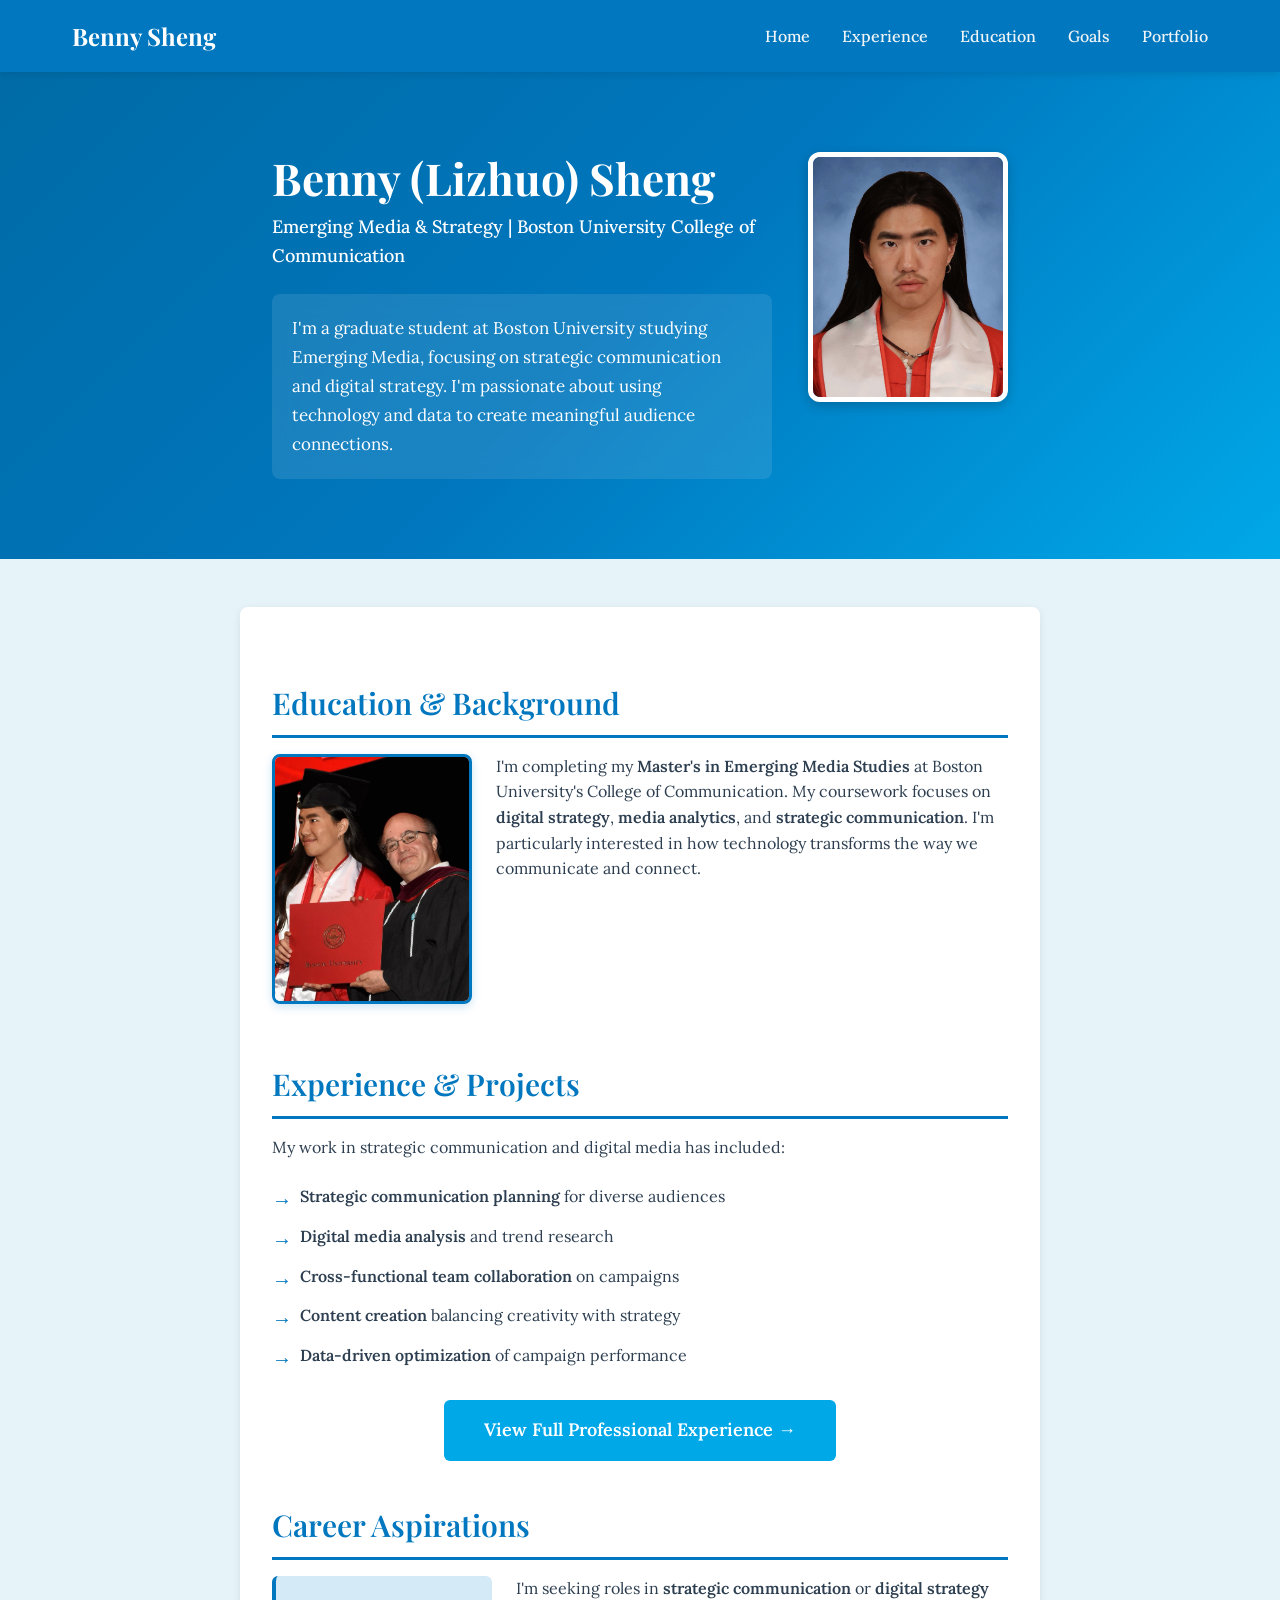
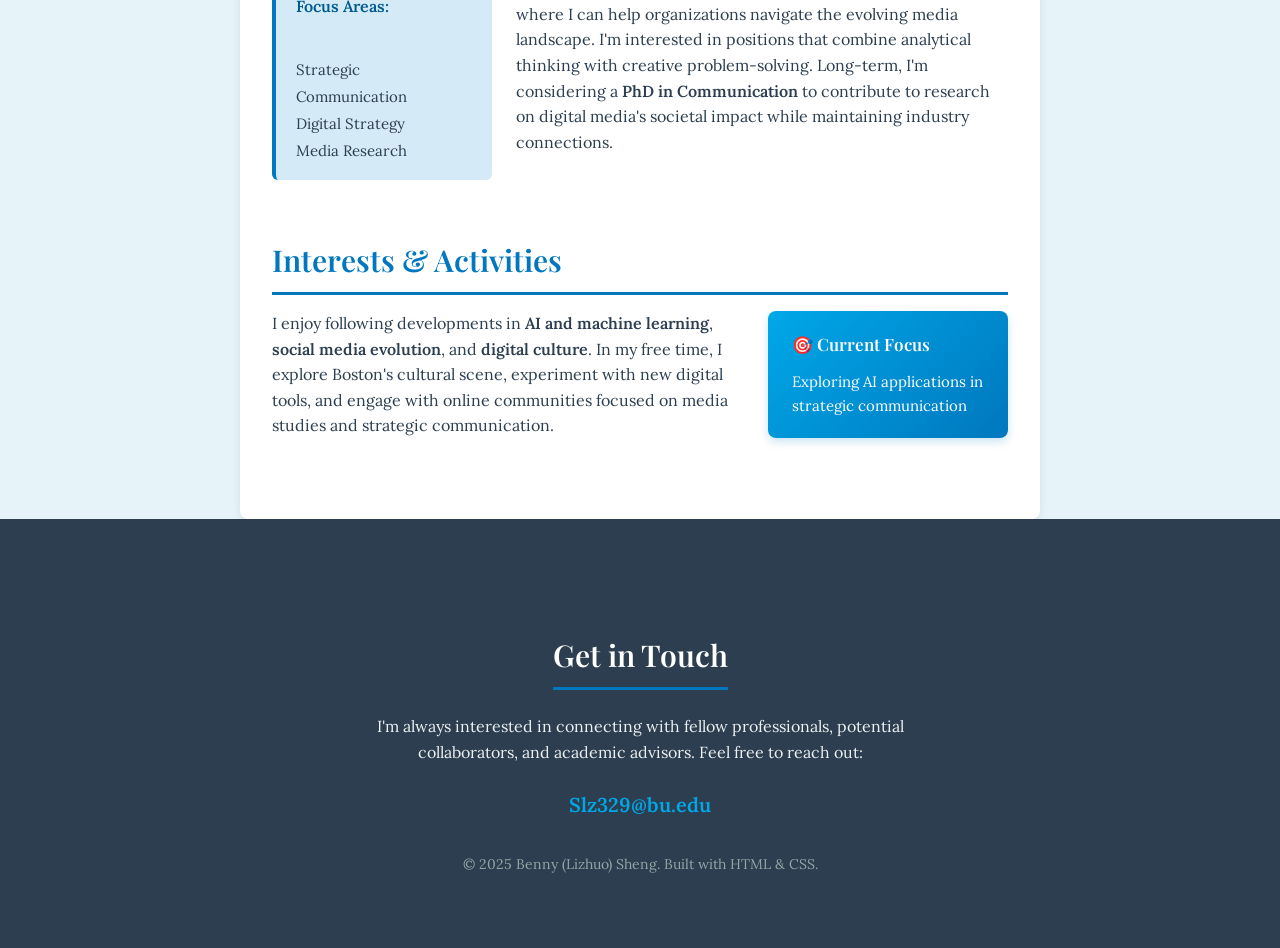
<file: index.html>
<!DOCTYPE html>
<html lang="en">
<head>
    <meta charset="UTF-8">
    <meta name="viewport" content="width=device-width, initial-scale=1.0">
    <title>Benny Sheng | Emerging Media & Strategy | BU COM</title>
    <meta name="description" content="Personal portfolio of Benny (Lizhuo) Sheng, Boston University Emerging Media & Strategy student">
    <link rel="preconnect" href="https://fonts.googleapis.com">
    <link rel="preconnect" href="https://fonts.gstatic.com" crossorigin>
    <link href="https://fonts.googleapis.com/css2?family=Playfair+Display:wght@600;700;800&family=Lora:wght@400;500;600&display=swap" rel="stylesheet">
    <link rel="stylesheet" href="./style.css">
</head>
<body>
    <!-- Navigation Bar -->
    <nav id="navbar">
        <div class="nav-container">
            <div class="nav-logo">Benny Sheng</div>
            <ul class="nav-menu">
                <li><a href="index.html">Home</a></li>
                <li><a href="experience.html">Experience</a></li>
                <li><a href="#education">Education</a></li>
                <li><a href="#goals">Goals</a></li>
                <li><a href="#portfolio-cta">Portfolio</a></li>
            </ul>
        </div>
    </nav>

    <!-- Header / Hero Section -->
    <header id="hero">
        <div class="container">
            <img src="./profile.jpeg" alt="Benny Sheng professional headshot" class="profile-img">
            <h1>Benny (Lizhuo) Sheng</h1>
            <p class="tagline">Emerging Media & Strategy | Boston University College of Communication</p>
            
            <p class="intro">
                I'm a graduate student at Boston University studying Emerging Media, focusing on strategic communication and digital strategy. I'm passionate about using technology and data to create meaningful audience connections.
            </p>
        </div>
    </header>

    <!-- Main Content -->
    <main class="container">
        
        <!-- About / Education Section -->
        <section id="education">
            <h2>Education & Background</h2>
            <img src="./campus.jpeg" alt="Boston University campus" class="campus-img">
            <p>
                I'm completing my <strong>Master's in Emerging Media Studies</strong> at Boston University's College of Communication. My coursework focuses on <strong>digital strategy</strong>, <strong>media analytics</strong>, and <strong>strategic communication</strong>. I'm particularly interested in how technology transforms the way we communicate and connect.
            </p>
        </section>

        <!-- Experience Section -->
        <section id="experience">
            <h2>Experience & Projects</h2>
            <p>
                My work in strategic communication and digital media has included:
            </p>
            <ul class="skills-list">
                <li><strong>Strategic communication planning</strong> for diverse audiences</li>
                <li><strong>Digital media analysis</strong> and trend research</li>
                <li><strong>Cross-functional team collaboration</strong> on campaigns</li>
                <li><strong>Content creation</strong> balancing creativity with strategy</li>
                <li><strong>Data-driven optimization</strong> of campaign performance</li>
            </ul>
            <div style="text-align: center; margin-top: 2rem;">
                <a href="experience.html" class="btn-primary" style="font-size: 1.125rem; padding: 1rem 2.5rem; background-color: #00a8e8;">
                    View Full Professional Experience →
                </a>
            </div>
        </section>

        <!-- Career Goals Section -->
        <section id="goals">
            <h2>Career Aspirations</h2>
            <div class="highlight-box">
                <strong>Focus Areas:</strong><br>
                Strategic Communication<br>
                Digital Strategy<br>
                Media Research
            </div>
            <p>
                I'm seeking roles in <strong>strategic communication</strong> or <strong>digital strategy</strong> where I can help organizations navigate the evolving media landscape. I'm interested in positions that combine analytical thinking with creative problem-solving. Long-term, I'm considering a <strong>PhD in Communication</strong> to contribute to research on digital media's societal impact while maintaining industry connections.
            </p>
        </section>

        <!-- Interests Section -->
        <section id="interests">
            <h2>Interests & Activities</h2>
            <div class="info-card">
                <strong>🎯 Current Focus</strong>
                <p>Exploring AI applications in strategic communication</p>
            </div>
            <p>
                I enjoy following developments in <strong>AI and machine learning</strong>, <strong>social media evolution</strong>, and <strong>digital culture</strong>. In my free time, I explore Boston's cultural scene, experiment with new digital tools, and engage with online communities focused on media studies and strategic communication.
            </p>
        </section>

        

    </main>

    <!-- Footer / Contact -->
    <footer>
        <div class="container">
            <h2>Get in Touch</h2>
            <p>
                I'm always interested in connecting with fellow professionals, potential collaborators, and academic advisors. Feel free to reach out:
            </p>
            <p class="contact-email">
                <a href="mailto:Slz329@bu.edu">Slz329@bu.edu</a>
            </p>
            <p class="footer-note">© 2025 Benny (Lizhuo) Sheng. Built with HTML & CSS.</p>
        </div>
    </footer>

</body>
</html>
</file>
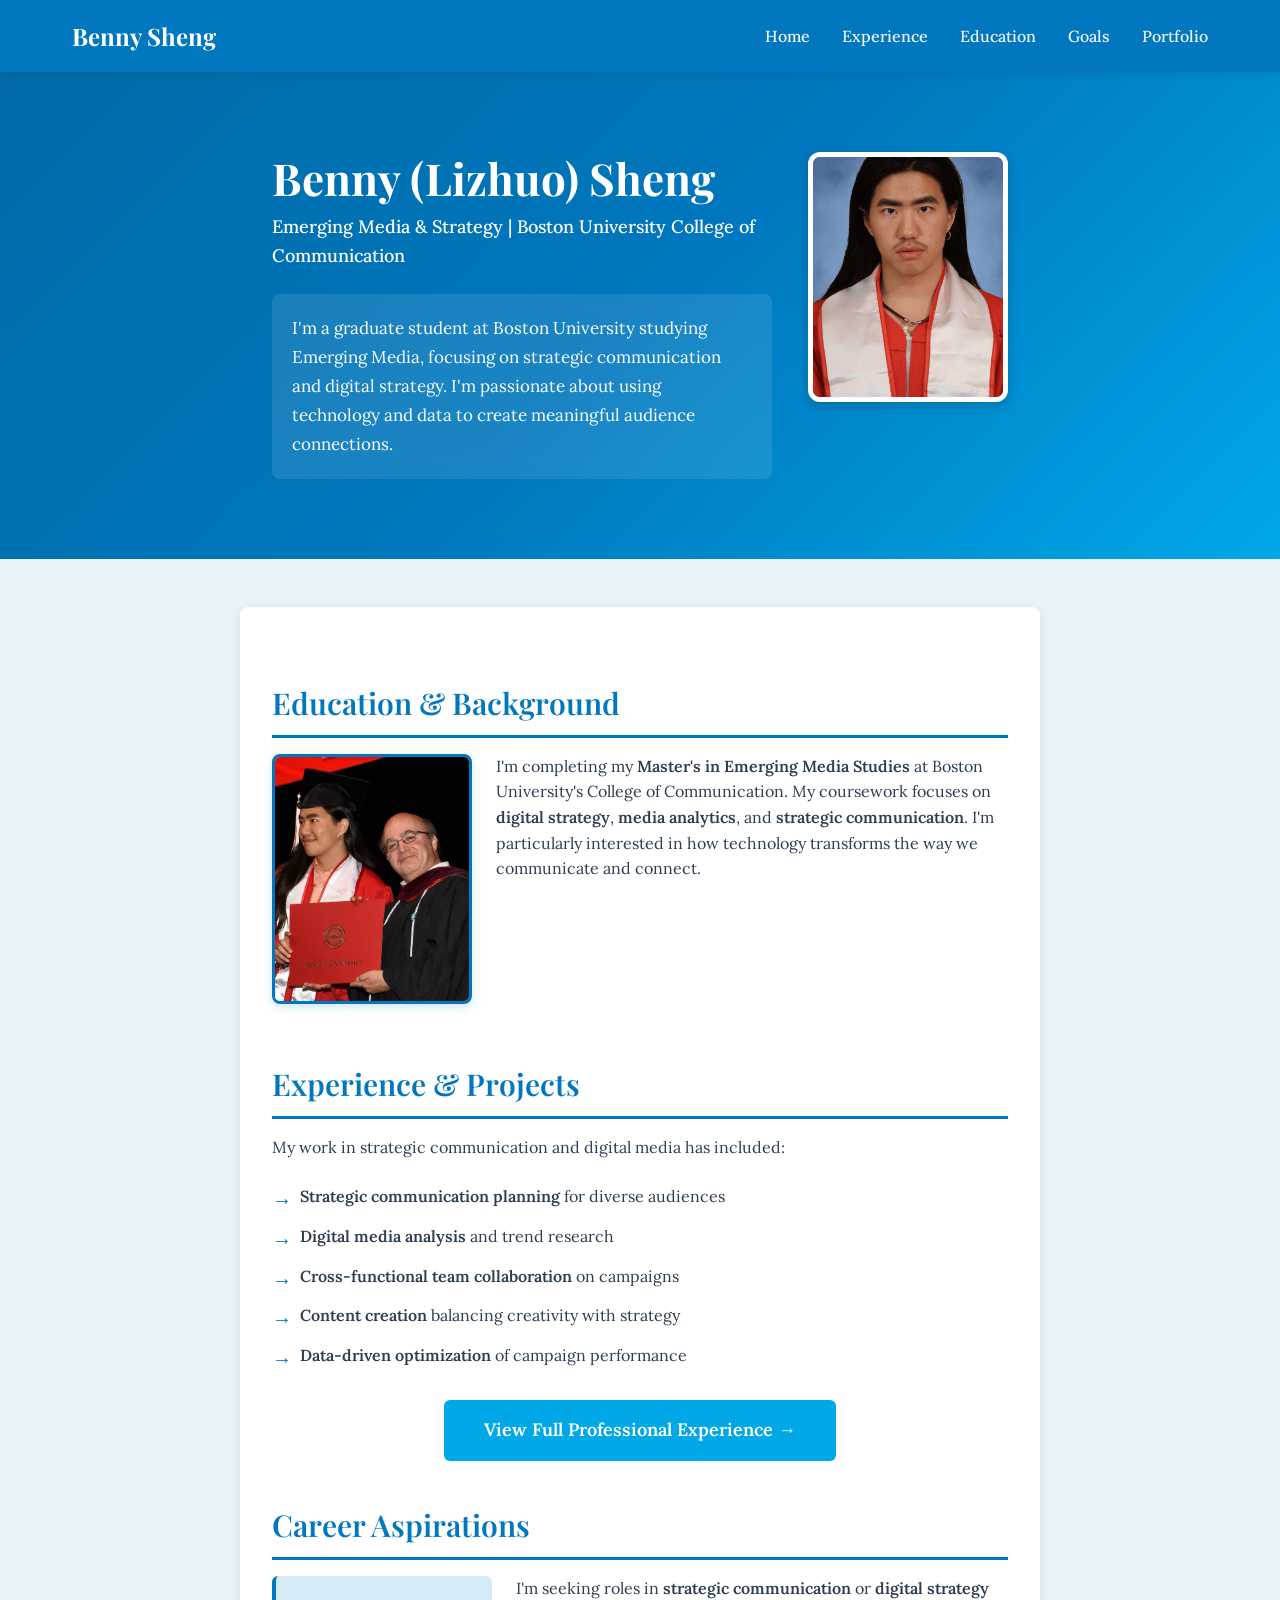
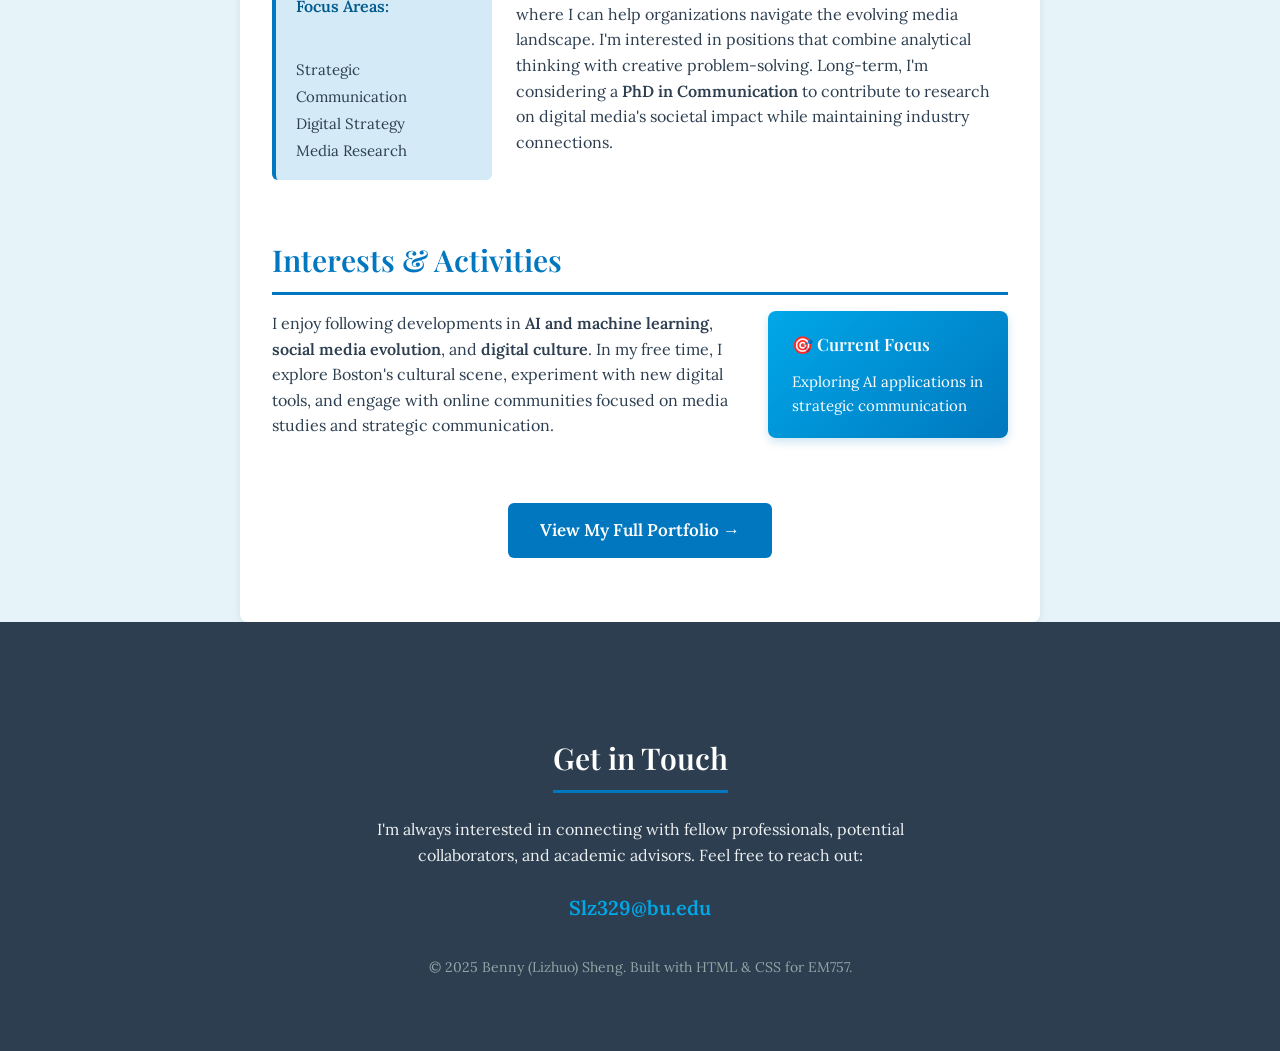
<file: root/index.html>
<!DOCTYPE html>
<html lang="en">
<head>
    <meta charset="UTF-8">
    <meta name="viewport" content="width=device-width, initial-scale=1.0">
    <title>Benny Sheng | Emerging Media & Strategy | BU COM</title>
    <meta name="description" content="Personal portfolio of Benny (Lizhuo) Sheng, Boston University Emerging Media & Strategy student">
    <link rel="preconnect" href="https://fonts.googleapis.com">
    <link rel="preconnect" href="https://fonts.gstatic.com" crossorigin>
    <link href="https://fonts.googleapis.com/css2?family=Playfair+Display:wght@600;700;800&family=Lora:wght@400;500;600&display=swap" rel="stylesheet">
    <link rel="stylesheet" href="./style.css">
</head>
<body>
    <!-- Navigation Bar -->
    <nav id="navbar">
        <div class="nav-container">
            <div class="nav-logo">Benny Sheng</div>
            <ul class="nav-menu">
                <li><a href="index.html">Home</a></li>
                <li><a href="experience.html">Experience</a></li>
                <li><a href="#education">Education</a></li>
                <li><a href="#goals">Goals</a></li>
                <li><a href="#portfolio-cta">Portfolio</a></li>
            </ul>
        </div>
    </nav>

    <!-- Header / Hero Section -->
    <header id="hero">
        <div class="container">
            <img src="./profile.jpeg" alt="Benny Sheng professional headshot" class="profile-img">
            <h1>Benny (Lizhuo) Sheng</h1>
            <p class="tagline">Emerging Media & Strategy | Boston University College of Communication</p>
            
            <p class="intro">
                I'm a graduate student at Boston University studying Emerging Media, focusing on strategic communication and digital strategy. I'm passionate about using technology and data to create meaningful audience connections.
            </p>
        </div>
    </header>

    <!-- Main Content -->
    <main class="container">
        
        <!-- About / Education Section -->
        <section id="education">
            <h2>Education & Background</h2>
            <img src="./campus.jpeg" alt="Boston University campus" class="campus-img">
            <p>
                I'm completing my <strong>Master's in Emerging Media Studies</strong> at Boston University's College of Communication. My coursework focuses on <strong>digital strategy</strong>, <strong>media analytics</strong>, and <strong>strategic communication</strong>. I'm particularly interested in how technology transforms the way we communicate and connect.
            </p>
        </section>

        <!-- Experience Section -->
        <section id="experience">
            <h2>Experience & Projects</h2>
            <p>
                My work in strategic communication and digital media has included:
            </p>
            <ul class="skills-list">
                <li><strong>Strategic communication planning</strong> for diverse audiences</li>
                <li><strong>Digital media analysis</strong> and trend research</li>
                <li><strong>Cross-functional team collaboration</strong> on campaigns</li>
                <li><strong>Content creation</strong> balancing creativity with strategy</li>
                <li><strong>Data-driven optimization</strong> of campaign performance</li>
            </ul>
            <div style="text-align: center; margin-top: 2rem;">
                <a href="experience.html" class="btn-primary" style="font-size: 1.125rem; padding: 1rem 2.5rem; background-color: #00a8e8;">
                    View Full Professional Experience →
                </a>
            </div>
        </section>

        <!-- Career Goals Section -->
        <section id="goals">
            <h2>Career Aspirations</h2>
            <div class="highlight-box">
                <strong>Focus Areas:</strong><br>
                Strategic Communication<br>
                Digital Strategy<br>
                Media Research
            </div>
            <p>
                I'm seeking roles in <strong>strategic communication</strong> or <strong>digital strategy</strong> where I can help organizations navigate the evolving media landscape. I'm interested in positions that combine analytical thinking with creative problem-solving. Long-term, I'm considering a <strong>PhD in Communication</strong> to contribute to research on digital media's societal impact while maintaining industry connections.
            </p>
        </section>

        <!-- Interests Section -->
        <section id="interests">
            <h2>Interests & Activities</h2>
            <div class="info-card">
                <strong>🎯 Current Focus</strong>
                <p>Exploring AI applications in strategic communication</p>
            </div>
            <p>
                I enjoy following developments in <strong>AI and machine learning</strong>, <strong>social media evolution</strong>, and <strong>digital culture</strong>. In my free time, I explore Boston's cultural scene, experiment with new digital tools, and engage with online communities focused on media studies and strategic communication.
            </p>
        </section>

        <!-- Portfolio Link CTA -->
        <section id="portfolio-cta">
            <a href="https://slz329.wixsite.com/benny-sheng-strategi" 
               target="_blank" 
               rel="noopener noreferrer" 
               class="btn-primary">
                View My Full Portfolio →
            </a>
        </section>

    </main>

    <!-- Footer / Contact -->
    <footer>
        <div class="container">
            <h2>Get in Touch</h2>
            <p>
                I'm always interested in connecting with fellow professionals, potential collaborators, and academic advisors. Feel free to reach out:
            </p>
            <p class="contact-email">
                <a href="mailto:Slz329@bu.edu">Slz329@bu.edu</a>
            </p>
            <p class="footer-note">© 2025 Benny (Lizhuo) Sheng. Built with HTML & CSS for EM757.</p>
        </div>
    </footer>

</body>
</html>
</file>
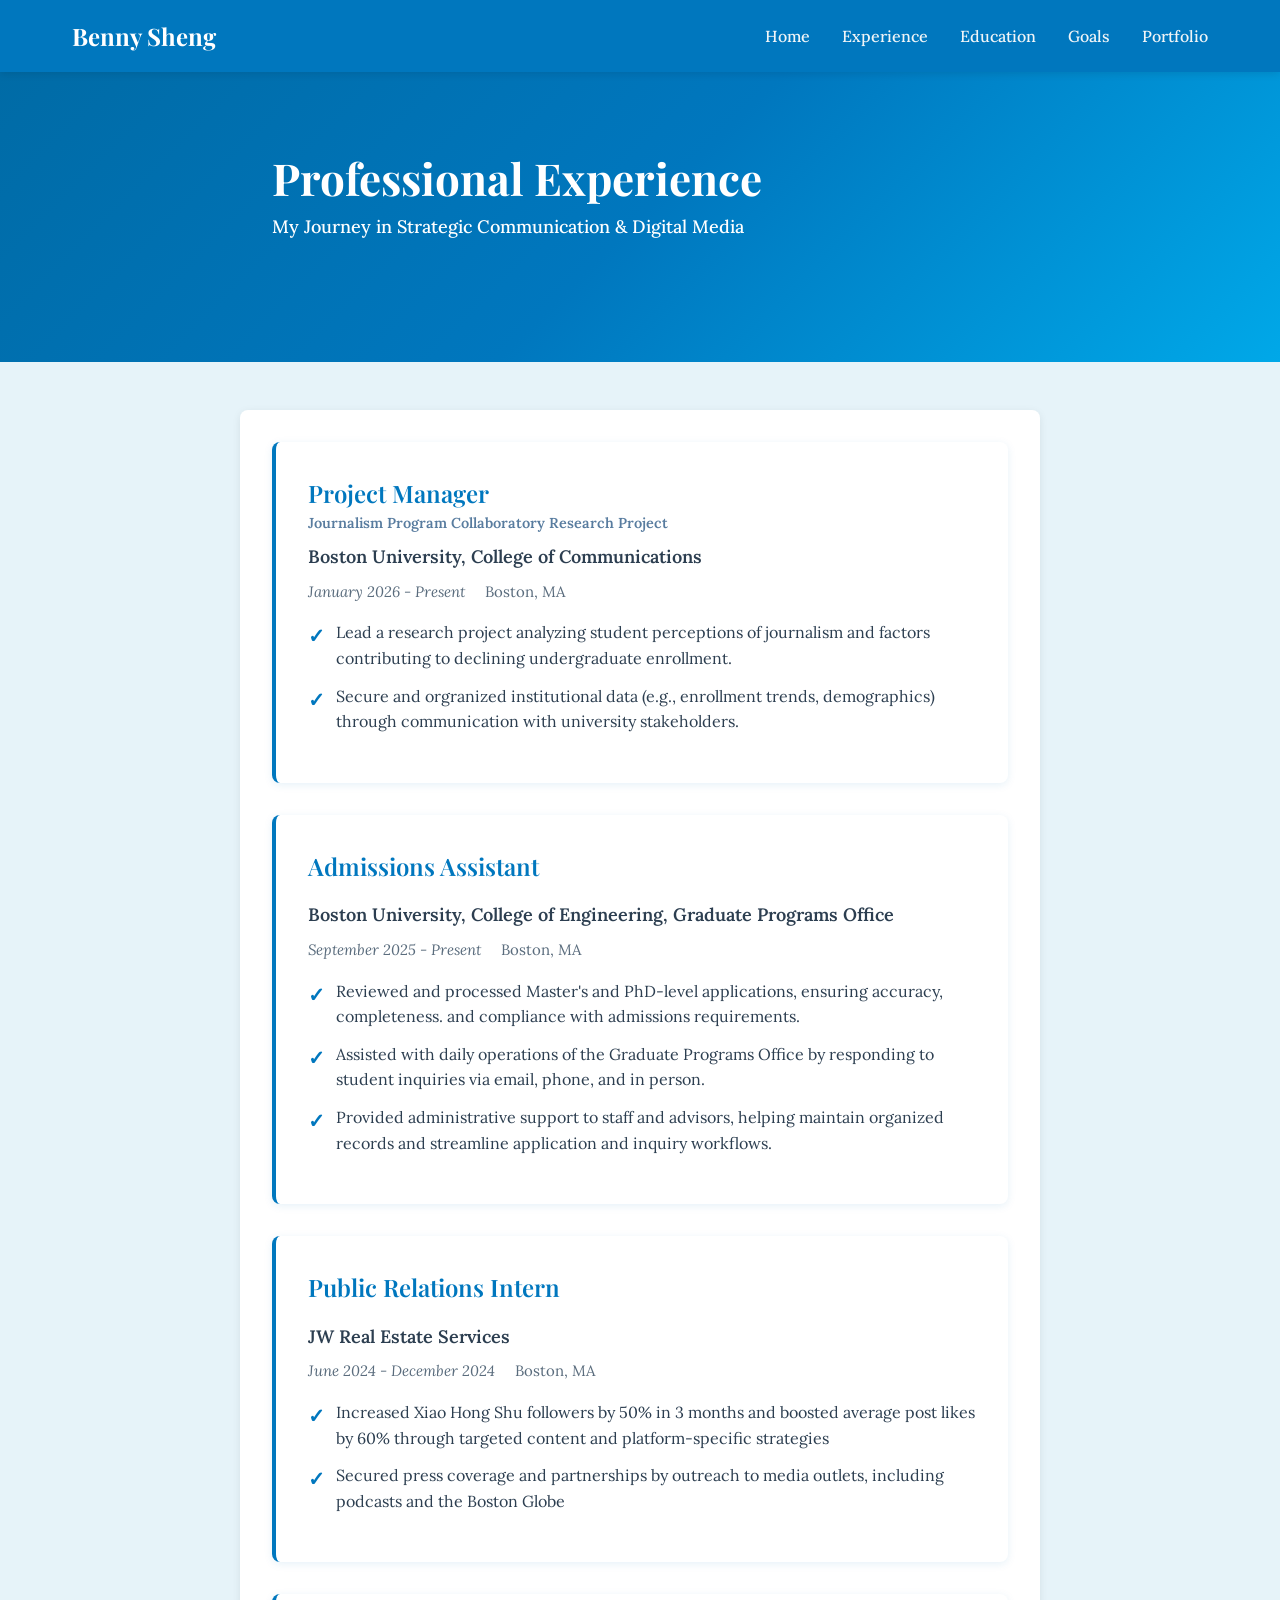
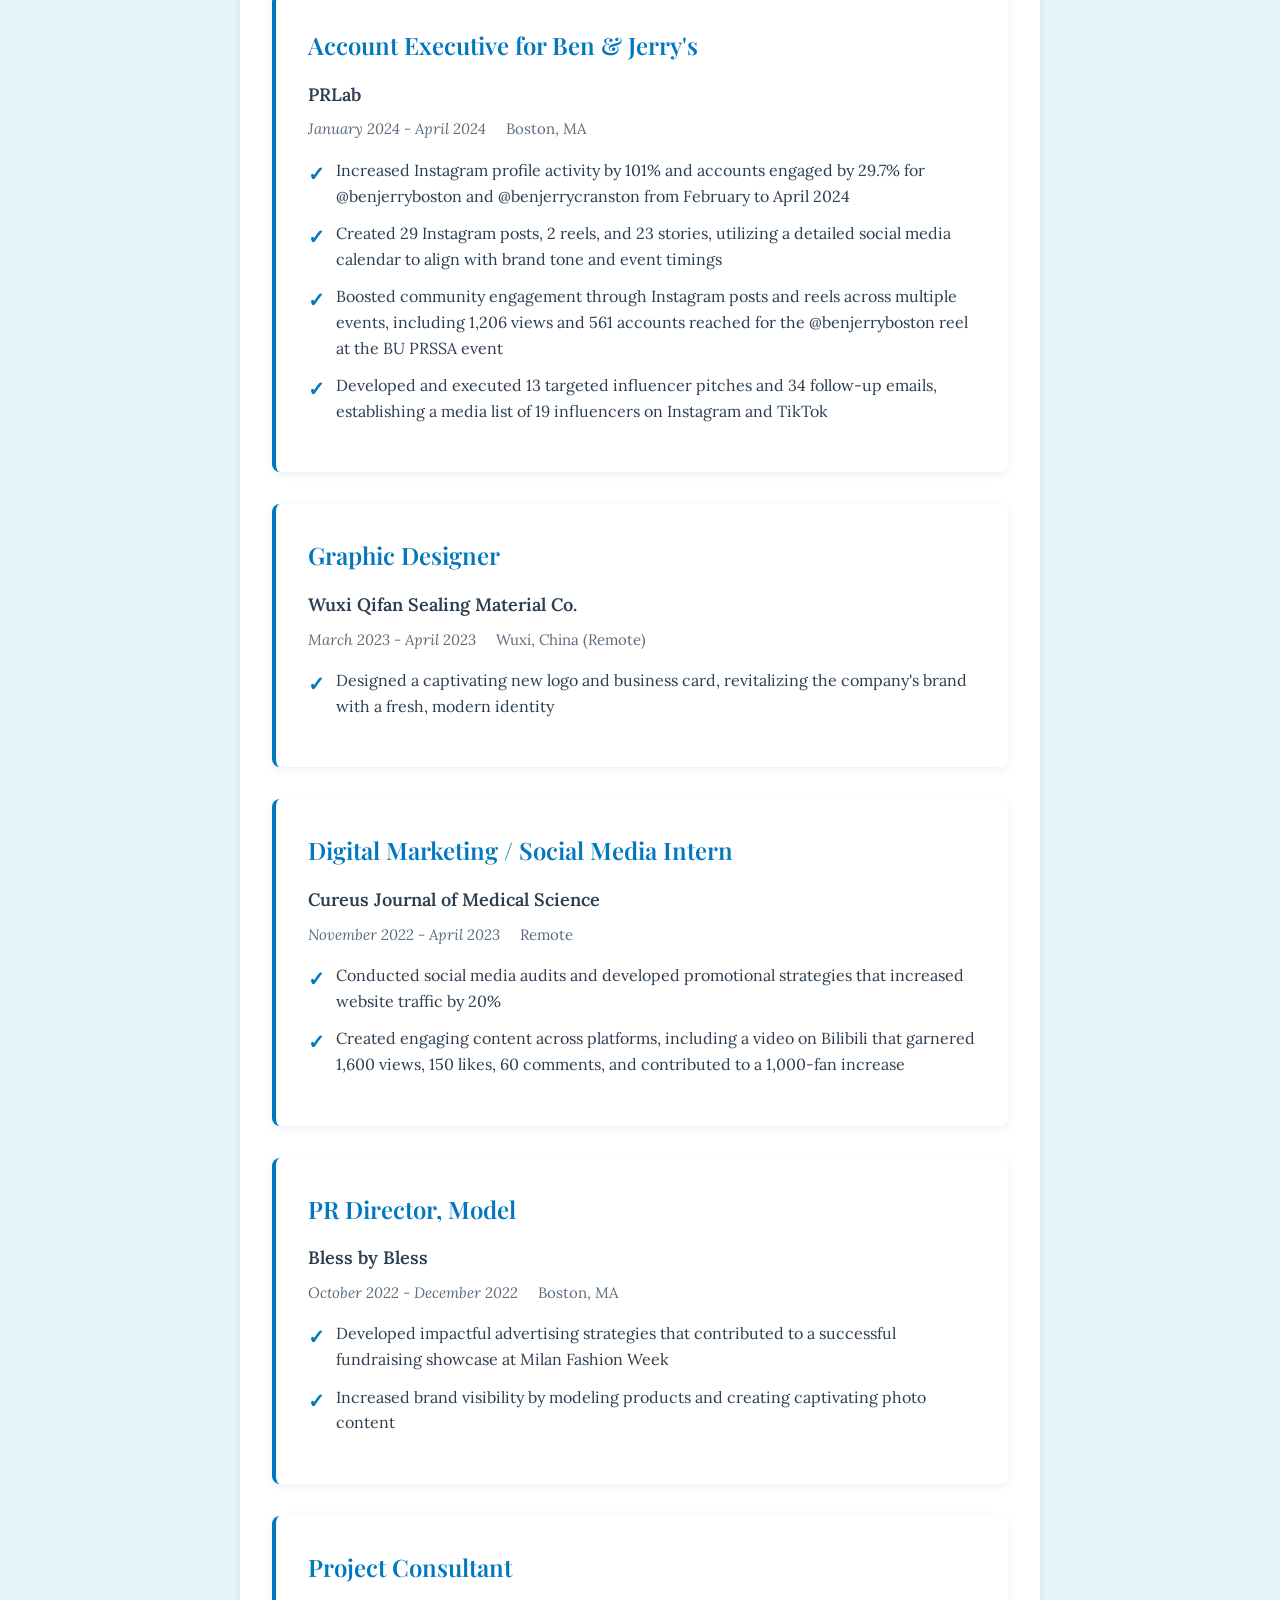
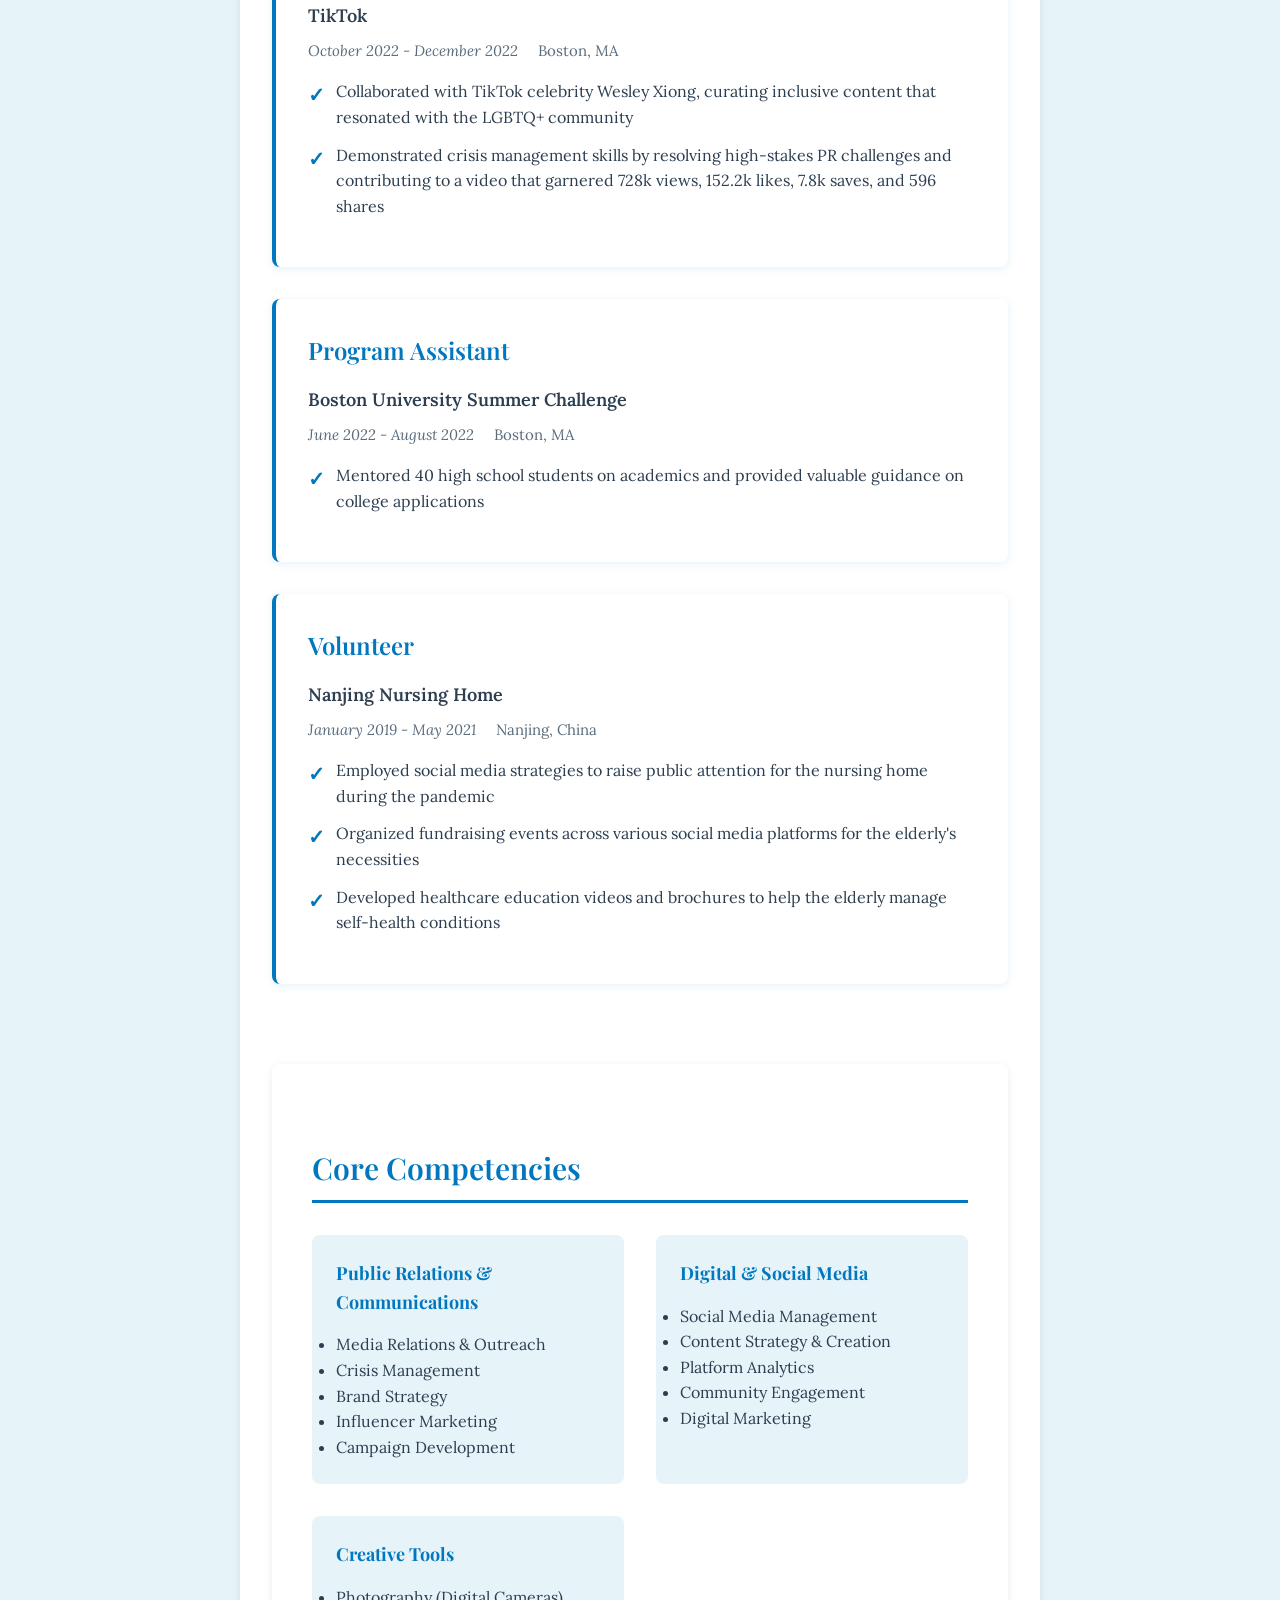
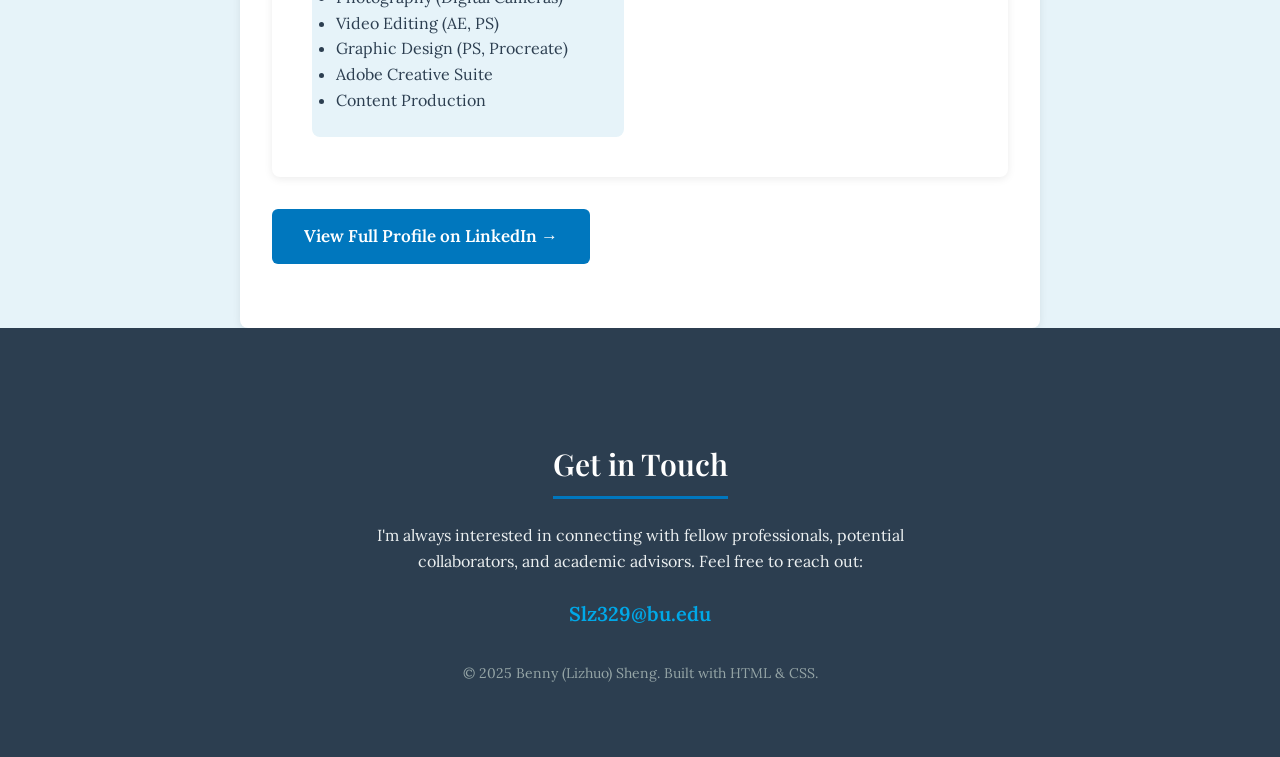
<file: experience.html>
<!DOCTYPE html>
<html lang="en">
<head>
    <meta charset="UTF-8">
    <meta name="viewport" content="width=device-width, initial-scale=1.0">
    <title>Professional Experience | Benny Sheng</title>
    <meta name="description" content="Professional experience and work history of Benny (Lizhuo) Sheng">
    <link rel="preconnect" href="https://fonts.googleapis.com">
    <link rel="preconnect" href="https://fonts.gstatic.com" crossorigin>
    <link href="https://fonts.googleapis.com/css2?family=Playfair+Display:wght@600;700;800&family=Lora:wght@400;500;600&display=swap" rel="stylesheet">
    <link rel="stylesheet" href="./style.css">
</head>
<body>
    <!-- Navigation Bar -->
    <nav id="navbar">
        <div class="nav-container">
            <div class="nav-logo"><a href="index.html" style="color: #ffffff; text-decoration: none;">Benny Sheng</a></div>
            <ul class="nav-menu">
                <li><a href="index.html">Home</a></li>
                <li><a href="experience.html">Experience</a></li>
                <li><a href="index.html">Education</a></li>
                <li><a href="index.html">Goals</a></li>
                <li><a href="index.html">Portfolio</a></li>
            </ul>
        </div>
    </nav>

    <!-- Header -->
    <header id="hero">
        <div class="container">
            <h1>Professional Experience</h1>
            <p class="tagline">My Journey in Strategic Communication & Digital Media</p>
        </div>
    </header>

    <!-- Main Content -->
    <main class="container">
        
        <!-- Experience Timeline -->
        <section id="experience-timeline">
            
            <!-- Experience Item 1 -->
            <div class="experience-item">
                <div class="exp-header">
                    <h2>Project Manager</h2>
                    <span class="projname">Journalism Program Collaboratory Research Project</span>
                    <span class="company">Boston University, College of Communications</span>
                    <span class="duration">January 2026 - Present</span>
                    <span class="location">Boston, MA</span>
                </div>
                <div class="exp-description">
                    <ul class="achievements">
                        <li>Lead a research project analyzing student perceptions of journalism and factors contributing to declining undergraduate enrollment.</li>
                        <li>Secure and orgranized institutional data (e.g., enrollment trends, demographics) through communication with university stakeholders.</li>
                    </ul>
                </div>
            </div>


            <!-- Experience Item 2 -->
            <div class="experience-item">
                <div class="exp-header">
                    <h2>Admissions Assistant</h2>
                    <span class="company">Boston University, College of Engineering, Graduate Programs Office</span>
                    <span class="duration">September 2025 - Present</span>
                    <span class="location">Boston, MA</span>
                </div>
                <div class="exp-description">
                    <ul class="achievements">
                        <li>Reviewed and processed Master's and PhD-level applications, ensuring accuracy, completeness. and compliance with admissions requirements.</li>
                        <li>Assisted with daily operations of the Graduate Programs Office by responding to student inquiries via email, phone, and in person.</li>
                        <li>Provided administrative support to staff and advisors, helping maintain organized records and streamline application and inquiry workflows.</li>
                    </ul>
                </div>
            </div>



            
            <!-- Experience Item 3 -->
            <div class="experience-item">
                <div class="exp-header">
                    <h2>Public Relations Intern</h2>
                    <span class="company">JW Real Estate Services</span>
                    <span class="duration">June 2024 - December 2024</span>
                    <span class="location">Boston, MA</span>
                </div>
                <div class="exp-description">
                    <ul class="achievements">
                        <li>Increased Xiao Hong Shu followers by 50% in 3 months and boosted average post likes by 60% through targeted content and platform-specific strategies</li>
                        <li>Secured press coverage and partnerships by outreach to media outlets, including podcasts and the Boston Globe</li>
                    </ul>
                </div>
            </div>

            <!-- Experience Item 4 -->
            <div class="experience-item">
                <div class="exp-header">
                    <h2>Account Executive for Ben & Jerry's</h2>
                    <span class="company">PRLab</span>
                    <span class="duration">January 2024 - April 2024</span>
                    <span class="location">Boston, MA</span>
                </div>
                <div class="exp-description">
                    <ul class="achievements">
                        <li>Increased Instagram profile activity by 101% and accounts engaged by 29.7% for @benjerryboston and @benjerrycranston from February to April 2024</li>
                        <li>Created 29 Instagram posts, 2 reels, and 23 stories, utilizing a detailed social media calendar to align with brand tone and event timings</li>
                        <li>Boosted community engagement through Instagram posts and reels across multiple events, including 1,206 views and 561 accounts reached for the @benjerryboston reel at the BU PRSSA event</li>
                        <li>Developed and executed 13 targeted influencer pitches and 34 follow-up emails, establishing a media list of 19 influencers on Instagram and TikTok</li>
                    </ul>
                </div>
            </div>

            <!-- Experience Item 5 -->
            <div class="experience-item">
                <div class="exp-header">
                    <h2>Graphic Designer</h2>
                    <span class="company">Wuxi Qifan Sealing Material Co.</span>
                    <span class="duration">March 2023 - April 2023</span>
                    <span class="location">Wuxi, China (Remote)</span>
                </div>
                <div class="exp-description">
                    <ul class="achievements">
                        <li>Designed a captivating new logo and business card, revitalizing the company's brand with a fresh, modern identity</li>
                    </ul>
                </div>
            </div>

            <!-- Experience Item 6 -->
            <div class="experience-item">
                <div class="exp-header">
                    <h2>Digital Marketing / Social Media Intern</h2>
                    <span class="company">Cureus Journal of Medical Science</span>
                    <span class="duration">November 2022 - April 2023</span>
                    <span class="location">Remote</span>
                </div>
                <div class="exp-description">
                    <ul class="achievements">
                        <li>Conducted social media audits and developed promotional strategies that increased website traffic by 20%</li>
                        <li>Created engaging content across platforms, including a video on Bilibili that garnered 1,600 views, 150 likes, 60 comments, and contributed to a 1,000-fan increase</li>
                    </ul>
                </div>
            </div>

            <!-- Experience Item 7 -->
            <div class="experience-item">
                <div class="exp-header">
                    <h2>PR Director, Model</h2>
                    <span class="company">Bless by Bless</span>
                    <span class="duration">October 2022 - December 2022</span>
                    <span class="location">Boston, MA</span>
                </div>
                <div class="exp-description">
                    <ul class="achievements">
                        <li>Developed impactful advertising strategies that contributed to a successful fundraising showcase at Milan Fashion Week</li>
                        <li>Increased brand visibility by modeling products and creating captivating photo content</li>
                    </ul>
                </div>
            </div>

            <!-- Experience Item 8 -->
            <div class="experience-item">
                <div class="exp-header">
                    <h2>Project Consultant</h2>
                    <span class="company">TikTok</span>
                    <span class="duration">October 2022 - December 2022</span>
                    <span class="location">Boston, MA</span>
                </div>
                <div class="exp-description">
                    <ul class="achievements">
                        <li>Collaborated with TikTok celebrity Wesley Xiong, curating inclusive content that resonated with the LGBTQ+ community</li>
                        <li>Demonstrated crisis management skills by resolving high-stakes PR challenges and contributing to a video that garnered 728k views, 152.2k likes, 7.8k saves, and 596 shares</li>
                    </ul>
                </div>
            </div>

            <!-- Experience Item 9 -->
            <div class="experience-item">
                <div class="exp-header">
                    <h2>Program Assistant</h2>
                    <span class="company">Boston University Summer Challenge</span>
                    <span class="duration">June 2022 - August 2022</span>
                    <span class="location">Boston, MA</span>
                </div>
                <div class="exp-description">
                    <ul class="achievements">
                        <li>Mentored 40 high school students on academics and provided valuable guidance on college applications</li>
                    </ul>
                </div>
            </div>

            <!-- Experience Item 10 -->
            <div class="experience-item">
                <div class="exp-header">
                    <h2>Volunteer</h2>
                    <span class="company">Nanjing Nursing Home</span>
                    <span class="duration">January 2019 - May 2021</span>
                    <span class="location">Nanjing, China</span>
                </div>
                <div class="exp-description">
                    <ul class="achievements">
                        <li>Employed social media strategies to raise public attention for the nursing home during the pandemic</li>
                        <li>Organized fundraising events across various social media platforms for the elderly's necessities</li>
                        <li>Developed healthcare education videos and brochures to help the elderly manage self-health conditions</li>
                    </ul>
                </div>
            </div>

        </section>

        <!-- Skills Section -->
        <section id="skills-overview">
            <h2>Core Competencies</h2>
            <div class="skills-grid">
                <div class="skill-category">
                    <h3>Public Relations & Communications</h3>
                    <ul>
                        <li>Media Relations & Outreach</li>
                        <li>Crisis Management</li>
                        <li>Brand Strategy</li>
                        <li>Influencer Marketing</li>
                        <li>Campaign Development</li>
                    </ul>
                </div>
                <div class="skill-category">
                    <h3>Digital & Social Media</h3>
                    <ul>
                        <li>Social Media Management</li>
                        <li>Content Strategy & Creation</li>
                        <li>Platform Analytics</li>
                        <li>Community Engagement</li>
                        <li>Digital Marketing</li>
                    </ul>
                </div>
                <div class="skill-category">
                    <h3>Creative Tools</h3>
                    <ul>
                        <li>Photography (Digital Cameras)</li>
                        <li>Video Editing (AE, PS)</li>
                        <li>Graphic Design (PS, Procreate)</li>
                        <li>Adobe Creative Suite</li>
                        <li>Content Production</li>
                    </ul>
                </div>
            </div>
        </section>

        <!-- LinkedIn CTA -->
        <section id="linkedin-cta">
            <a href="https://www.linkedin.com/in/benny--comms/" 
               target="_blank" 
               rel="noopener noreferrer" 
               class="btn-primary">
                View Full Profile on LinkedIn →
            </a>
        </section>

    </main>

    <!-- Footer / Contact -->
    <footer>
        <div class="container">
            <h2>Get in Touch</h2>
            <p>
                I'm always interested in connecting with fellow professionals, potential collaborators, and academic advisors. Feel free to reach out:
            </p>
            <p class="contact-email">
                <a href="mailto:Slz329@bu.edu">Slz329@bu.edu</a>
            </p>
            <p class="footer-note">© 2025 Benny (Lizhuo) Sheng. Built with HTML & CSS.</p>
        </div>
    </footer>

</body>
</html>
</file>
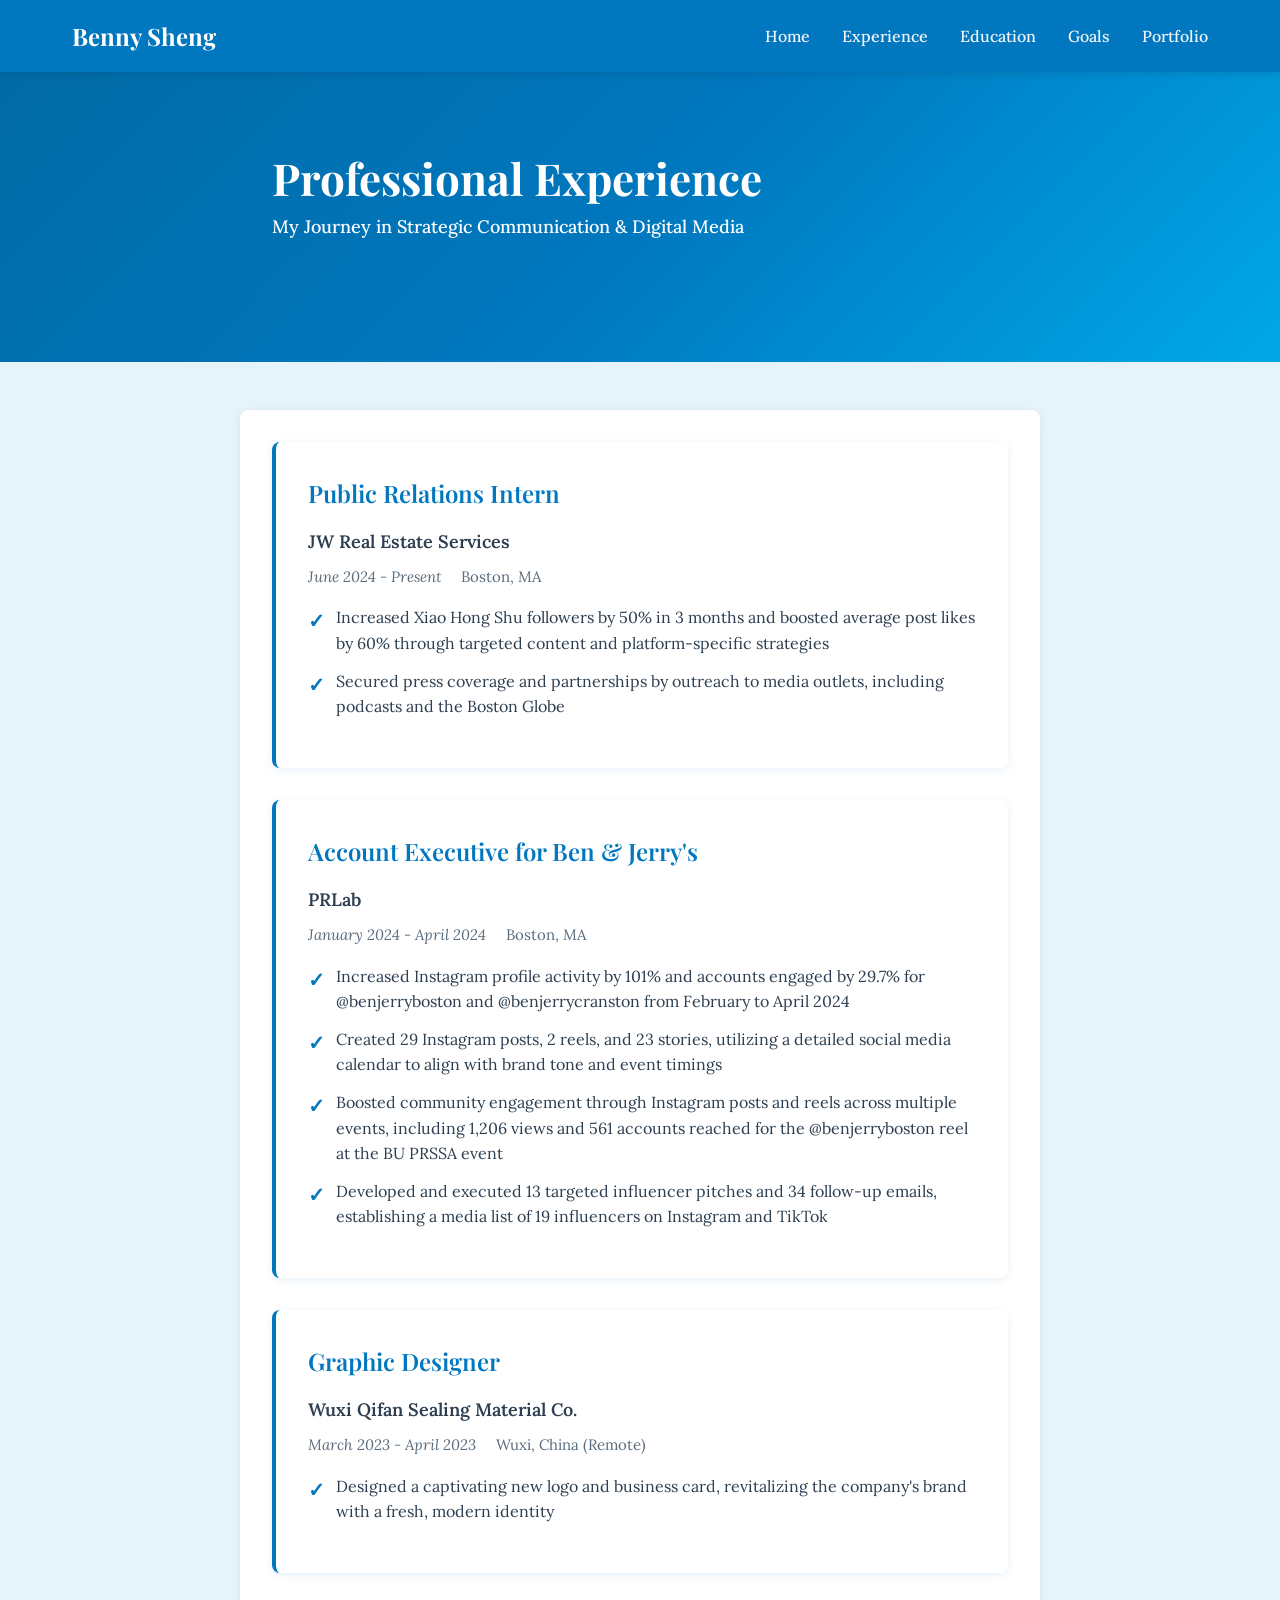
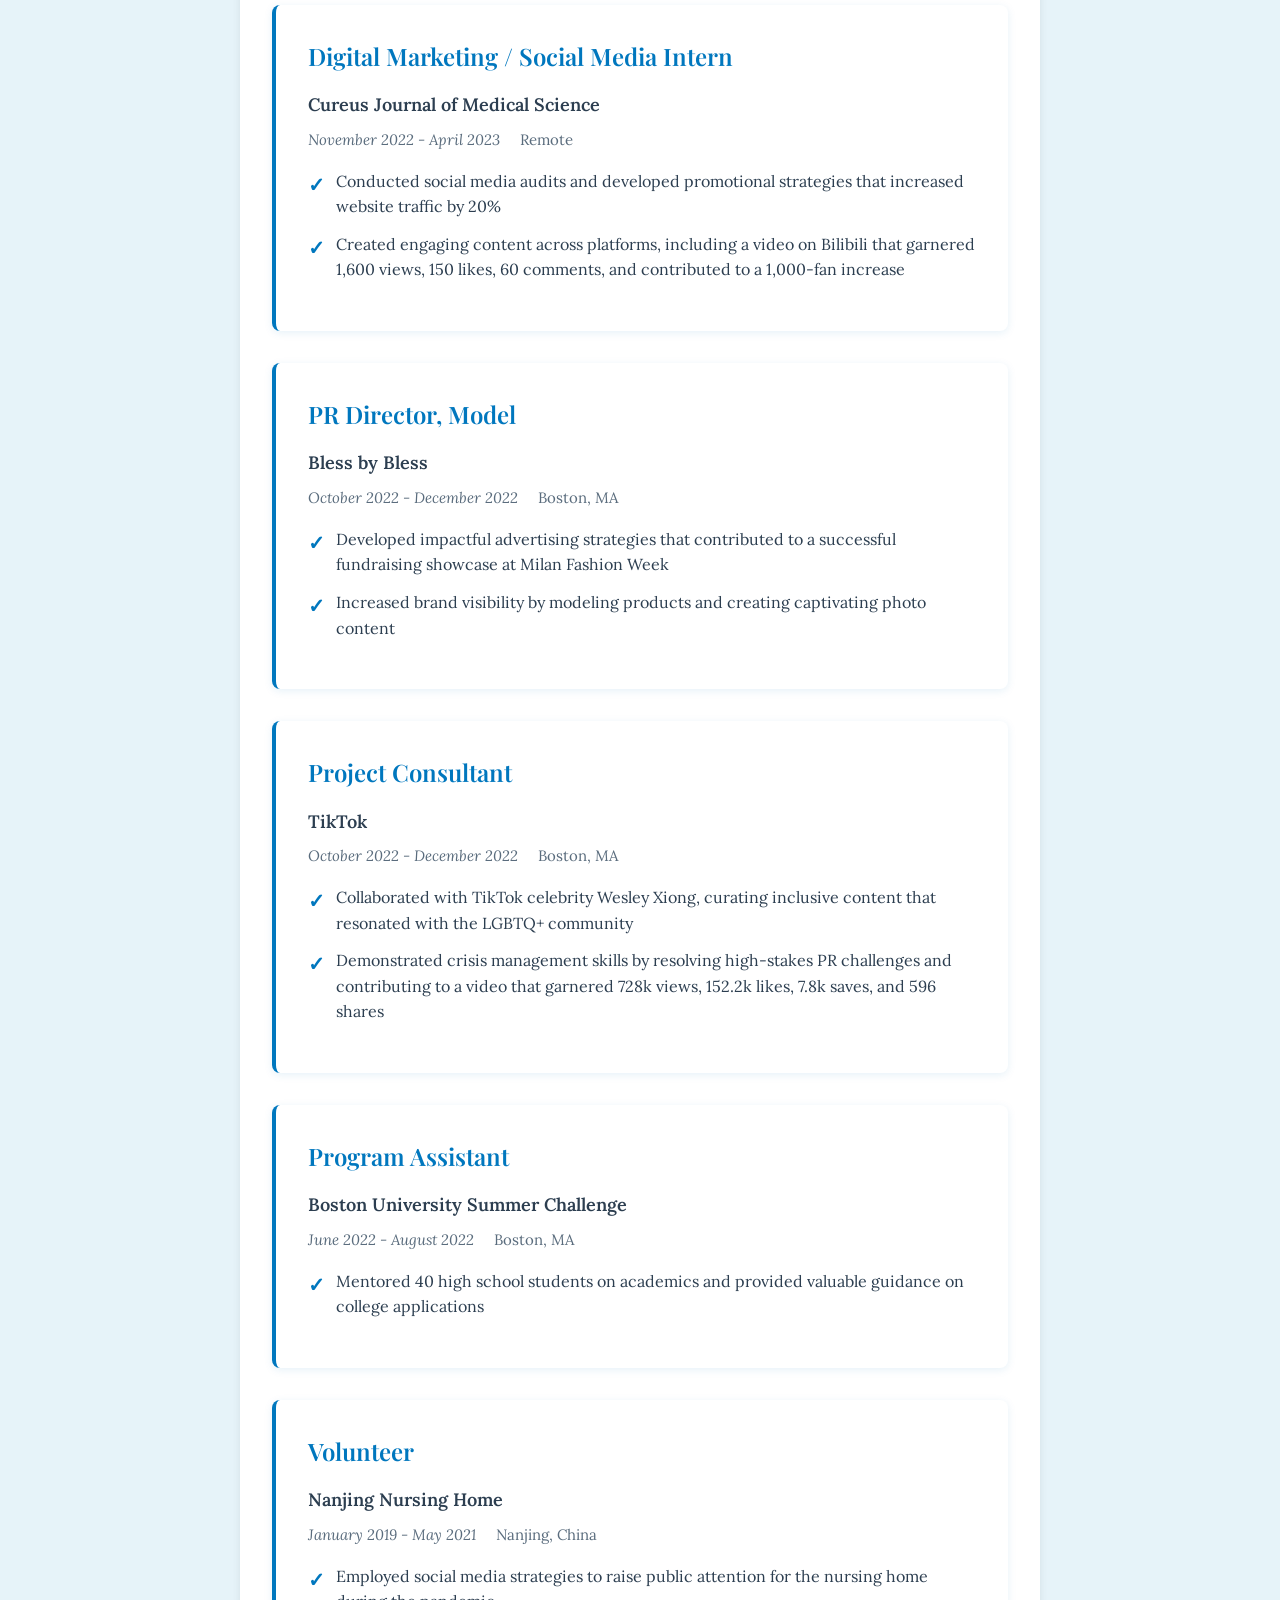
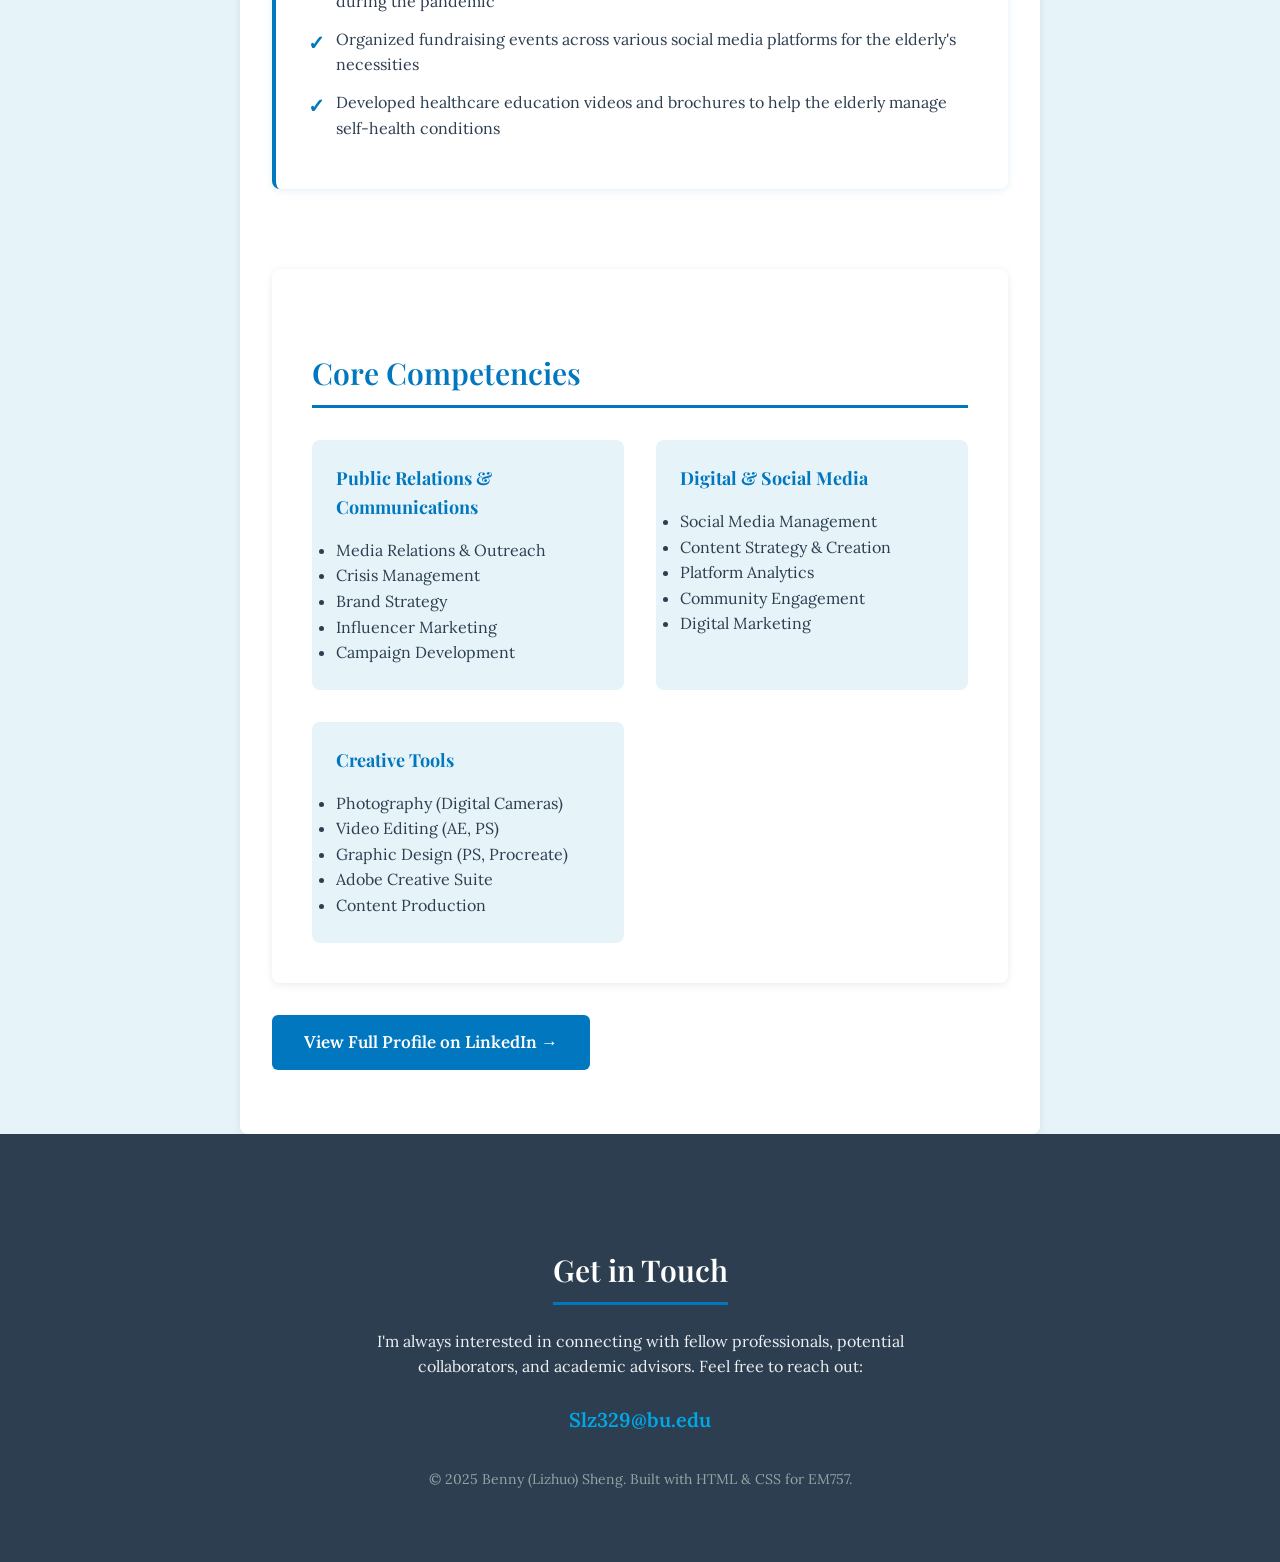
<file: root/experience.html>
<!DOCTYPE html>
<html lang="en">
<head>
    <meta charset="UTF-8">
    <meta name="viewport" content="width=device-width, initial-scale=1.0">
    <title>Professional Experience | Benny Sheng</title>
    <meta name="description" content="Professional experience and work history of Benny (Lizhuo) Sheng">
    <link rel="preconnect" href="https://fonts.googleapis.com">
    <link rel="preconnect" href="https://fonts.gstatic.com" crossorigin>
    <link href="https://fonts.googleapis.com/css2?family=Playfair+Display:wght@600;700;800&family=Lora:wght@400;500;600&display=swap" rel="stylesheet">
    <link rel="stylesheet" href="./style.css">
</head>
<body>
    <!-- Navigation Bar -->
    <nav id="navbar">
        <div class="nav-container">
            <div class="nav-logo"><a href="index.html" style="color: #ffffff; text-decoration: none;">Benny Sheng</a></div>
            <ul class="nav-menu">
                <li><a href="index.html">Home</a></li>
                <li><a href="experience.html">Experience</a></li>
                <li><a href="index.html">Education</a></li>
                <li><a href="index.html">Goals</a></li>
                <li><a href="index.html">Portfolio</a></li>
            </ul>
        </div>
    </nav>

    <!-- Header -->
    <header id="hero">
        <div class="container">
            <h1>Professional Experience</h1>
            <p class="tagline">My Journey in Strategic Communication & Digital Media</p>
        </div>
    </header>

    <!-- Main Content -->
    <main class="container">
        
        <!-- Experience Timeline -->
        <section id="experience-timeline">
            
            <!-- Experience Item 1 -->
            <div class="experience-item">
                <div class="exp-header">
                    <h2>Public Relations Intern</h2>
                    <span class="company">JW Real Estate Services</span>
                    <span class="duration">June 2024 - Present</span>
                    <span class="location">Boston, MA</span>
                </div>
                <div class="exp-description">
                    <ul class="achievements">
                        <li>Increased Xiao Hong Shu followers by 50% in 3 months and boosted average post likes by 60% through targeted content and platform-specific strategies</li>
                        <li>Secured press coverage and partnerships by outreach to media outlets, including podcasts and the Boston Globe</li>
                    </ul>
                </div>
            </div>

            <!-- Experience Item 2 -->
            <div class="experience-item">
                <div class="exp-header">
                    <h2>Account Executive for Ben & Jerry's</h2>
                    <span class="company">PRLab</span>
                    <span class="duration">January 2024 - April 2024</span>
                    <span class="location">Boston, MA</span>
                </div>
                <div class="exp-description">
                    <ul class="achievements">
                        <li>Increased Instagram profile activity by 101% and accounts engaged by 29.7% for @benjerryboston and @benjerrycranston from February to April 2024</li>
                        <li>Created 29 Instagram posts, 2 reels, and 23 stories, utilizing a detailed social media calendar to align with brand tone and event timings</li>
                        <li>Boosted community engagement through Instagram posts and reels across multiple events, including 1,206 views and 561 accounts reached for the @benjerryboston reel at the BU PRSSA event</li>
                        <li>Developed and executed 13 targeted influencer pitches and 34 follow-up emails, establishing a media list of 19 influencers on Instagram and TikTok</li>
                    </ul>
                </div>
            </div>

            <!-- Experience Item 3 -->
            <div class="experience-item">
                <div class="exp-header">
                    <h2>Graphic Designer</h2>
                    <span class="company">Wuxi Qifan Sealing Material Co.</span>
                    <span class="duration">March 2023 - April 2023</span>
                    <span class="location">Wuxi, China (Remote)</span>
                </div>
                <div class="exp-description">
                    <ul class="achievements">
                        <li>Designed a captivating new logo and business card, revitalizing the company's brand with a fresh, modern identity</li>
                    </ul>
                </div>
            </div>

            <!-- Experience Item 4 -->
            <div class="experience-item">
                <div class="exp-header">
                    <h2>Digital Marketing / Social Media Intern</h2>
                    <span class="company">Cureus Journal of Medical Science</span>
                    <span class="duration">November 2022 - April 2023</span>
                    <span class="location">Remote</span>
                </div>
                <div class="exp-description">
                    <ul class="achievements">
                        <li>Conducted social media audits and developed promotional strategies that increased website traffic by 20%</li>
                        <li>Created engaging content across platforms, including a video on Bilibili that garnered 1,600 views, 150 likes, 60 comments, and contributed to a 1,000-fan increase</li>
                    </ul>
                </div>
            </div>

            <!-- Experience Item 5 -->
            <div class="experience-item">
                <div class="exp-header">
                    <h2>PR Director, Model</h2>
                    <span class="company">Bless by Bless</span>
                    <span class="duration">October 2022 - December 2022</span>
                    <span class="location">Boston, MA</span>
                </div>
                <div class="exp-description">
                    <ul class="achievements">
                        <li>Developed impactful advertising strategies that contributed to a successful fundraising showcase at Milan Fashion Week</li>
                        <li>Increased brand visibility by modeling products and creating captivating photo content</li>
                    </ul>
                </div>
            </div>

            <!-- Experience Item 6 -->
            <div class="experience-item">
                <div class="exp-header">
                    <h2>Project Consultant</h2>
                    <span class="company">TikTok</span>
                    <span class="duration">October 2022 - December 2022</span>
                    <span class="location">Boston, MA</span>
                </div>
                <div class="exp-description">
                    <ul class="achievements">
                        <li>Collaborated with TikTok celebrity Wesley Xiong, curating inclusive content that resonated with the LGBTQ+ community</li>
                        <li>Demonstrated crisis management skills by resolving high-stakes PR challenges and contributing to a video that garnered 728k views, 152.2k likes, 7.8k saves, and 596 shares</li>
                    </ul>
                </div>
            </div>

            <!-- Experience Item 7 -->
            <div class="experience-item">
                <div class="exp-header">
                    <h2>Program Assistant</h2>
                    <span class="company">Boston University Summer Challenge</span>
                    <span class="duration">June 2022 - August 2022</span>
                    <span class="location">Boston, MA</span>
                </div>
                <div class="exp-description">
                    <ul class="achievements">
                        <li>Mentored 40 high school students on academics and provided valuable guidance on college applications</li>
                    </ul>
                </div>
            </div>

            <!-- Experience Item 8 -->
            <div class="experience-item">
                <div class="exp-header">
                    <h2>Volunteer</h2>
                    <span class="company">Nanjing Nursing Home</span>
                    <span class="duration">January 2019 - May 2021</span>
                    <span class="location">Nanjing, China</span>
                </div>
                <div class="exp-description">
                    <ul class="achievements">
                        <li>Employed social media strategies to raise public attention for the nursing home during the pandemic</li>
                        <li>Organized fundraising events across various social media platforms for the elderly's necessities</li>
                        <li>Developed healthcare education videos and brochures to help the elderly manage self-health conditions</li>
                    </ul>
                </div>
            </div>

        </section>

        <!-- Skills Section -->
        <section id="skills-overview">
            <h2>Core Competencies</h2>
            <div class="skills-grid">
                <div class="skill-category">
                    <h3>Public Relations & Communications</h3>
                    <ul>
                        <li>Media Relations & Outreach</li>
                        <li>Crisis Management</li>
                        <li>Brand Strategy</li>
                        <li>Influencer Marketing</li>
                        <li>Campaign Development</li>
                    </ul>
                </div>
                <div class="skill-category">
                    <h3>Digital & Social Media</h3>
                    <ul>
                        <li>Social Media Management</li>
                        <li>Content Strategy & Creation</li>
                        <li>Platform Analytics</li>
                        <li>Community Engagement</li>
                        <li>Digital Marketing</li>
                    </ul>
                </div>
                <div class="skill-category">
                    <h3>Creative Tools</h3>
                    <ul>
                        <li>Photography (Digital Cameras)</li>
                        <li>Video Editing (AE, PS)</li>
                        <li>Graphic Design (PS, Procreate)</li>
                        <li>Adobe Creative Suite</li>
                        <li>Content Production</li>
                    </ul>
                </div>
            </div>
        </section>

        <!-- LinkedIn CTA -->
        <section id="linkedin-cta">
            <a href="https://www.linkedin.com/in/benny--comms/" 
               target="_blank" 
               rel="noopener noreferrer" 
               class="btn-primary">
                View Full Profile on LinkedIn →
            </a>
        </section>

    </main>

    <!-- Footer / Contact -->
    <footer>
        <div class="container">
            <h2>Get in Touch</h2>
            <p>
                I'm always interested in connecting with fellow professionals, potential collaborators, and academic advisors. Feel free to reach out:
            </p>
            <p class="contact-email">
                <a href="mailto:Slz329@bu.edu">Slz329@bu.edu</a>
            </p>
            <p class="footer-note">© 2025 Benny (Lizhuo) Sheng. Built with HTML & CSS for EM757.</p>
        </div>
    </footer>

</body>
</html>
</file>
<file: style.css>
/* ===========================
   CSS RESET & BASE STYLES
   =========================== */

* {
    margin: 0;
    padding: 0;
    box-sizing: border-box;
}

html {
    font-size: 16px;
    scroll-behavior: smooth;
}

body {
    font-family: "Lora", Georgia, "Times New Roman", serif;
    line-height: 1.6;
    color: #2c3e50;
    background-color: #e6f3f9;
}

/* ===========================
   NAVIGATION BAR (Float Elements)
   =========================== */

#navbar {
    background-color: #0077be;
    padding: 1rem 0;
    position: sticky;
    top: 0;
    z-index: 1000;
    box-shadow: 0 2px 8px rgba(0, 0, 0, 0.1);
}

.nav-container {
    max-width: 1200px;
    margin: 0 auto;
    padding: 0 2rem;
}

.nav-logo {
    float: left;
    color: #ffffff;
    font-family: "Playfair Display", Georgia, serif;
    font-size: 1.5rem;
    font-weight: 700;
    line-height: 2.5rem;
}

.nav-menu {
    float: right;
    list-style: none;
    margin: 0;
    padding: 0;
}

.nav-menu li {
    float: left;
    margin-left: 2rem;
}

.nav-menu a {
    color: #ffffff;
    text-decoration: none;
    font-weight: 500;
    font-size: 1rem;
    line-height: 2.5rem;
    transition: color 0.3s ease;
}

.nav-menu a:hover {
    color: #ffeb3b;
    text-decoration: none;
}

/* Clear floats in nav */
.nav-container::after {
    content: "";
    display: table;
    clear: both;
}

/* ===========================
   TYPOGRAPHY
   =========================== */

h1 {
    font-family: "Playfair Display", Georgia, serif;
    font-size: clamp(2rem, 5vw, 2.75rem);
    font-weight: 700;
    color: #1a252f;
    margin-bottom: 0.5rem;
    line-height: 1.2;
}

h2 {
    font-family: "Playfair Display", Georgia, serif;
    font-size: clamp(1.5rem, 3vw, 1.875rem);
    font-weight: 600;
    color: #0077be;
    margin-bottom: 1rem;
    margin-top: 2.5rem;
    border-bottom: 3px solid #0077be;
    padding-bottom: 0.5rem;
}

h3 {
    font-family: "Playfair Display", Georgia, serif;
    color: #0077be;
    font-size: 1.125rem;
    margin-bottom: 1rem;
}

p {
    font-family: "Lora", Georgia, "Times New Roman", serif;
    font-size: 1rem;
    margin-bottom: 1rem;
    max-width: 75ch;
}

.tagline {
    font-size: 1.125rem;
    color: #5a6c7d;
    font-weight: 500;
    margin-bottom: 1.5rem;
}

.intro {
    font-size: 1.0625rem;
    line-height: 1.7;
    color: #34495e;
    float: left;
    max-width: 500px;
    background-color: rgba(255, 255, 255, 0.1);
    padding: 1.25rem;
    border-radius: 8px;
    backdrop-filter: blur(10px);
}

strong {
    font-weight: 600;
    color: #2c3e50;
}

/* ===========================
   LINK STYLES (all 4 states)
   =========================== */

a:link {
    color: #f1f5f7;
    text-decoration: none;
    transition: color 0.2s ease;
}

a:visited {
    color: #f1f5f7;
}

a:hover {
    color: #00a8e8;
    text-decoration: underline;
}

a:active {
    color: #f1f5f7;
}

/* ===========================
   LAYOUT & STRUCTURE
   =========================== */

.container {
    max-width: 800px;
    margin: 0 auto;
    padding: 2rem clamp(1rem, 5%, 2rem);
}

/* Hero Section (uses #id selector) */
#hero {
    background: linear-gradient(135deg, #006ba6 0%, #0077be 50%, #00a8e8 100%);
    color: #ffffff;
    padding: 3rem 0 4rem;
    margin-bottom: 3rem;
}

#hero h1,
#hero .tagline,
#hero .intro {
    color: #ffffff;
}

/* Profile Image (uses .class selector with float) - 4:5 ratio */
.profile-img {
    width: 200px;
    height: 250px;
    border-radius: 12px;
    object-fit: cover;
    object-position: 0px -1rem;
    border: 5px solid #ffffff;
    box-shadow: 0 4px 12px rgba(0, 0, 0, 0.2);
    float: right;
    margin: 0 0 1.5rem 1.5rem;
}

/* Campus Image (Fifth Float) - 4:5 ratio */
.campus-img {
    width: 200px;
    height: 250px;
    border-radius: 8px;
    object-fit: cover;
    border: 3px solid #0077be;
    box-shadow: 0 3px 10px rgba(0, 119, 190, 0.2);
    float: left;
    margin: 0 1.5rem 1rem 0;
}

/* Clear float for proper flow */
#hero::after {
    content: "";
    display: table;
    clear: both;
}

/* Main Content Sections */
main {
    background-color: #ffffff;
    border-radius: 8px;
    padding: 2.5rem clamp(1.5rem, 5%, 2.5rem);
    box-shadow: 0 2px 8px rgba(0, 0, 0, 0.08);
    margin-bottom: 2rem;
}

section {
    margin-bottom: 2rem;
}

/* ===========================
   SKILLS LIST
   =========================== */

.skills-list {
    list-style: none;
    margin: 1.5rem 0;
    padding-left: 0;
}

.skills-list li {
    padding-left: 1.75rem;
    margin-bottom: 0.875rem;
    position: relative;
    line-height: 1.6;
}

.skills-list li::before {
    content: "→";
    position: absolute;
    left: 0;
    color: #0077be;
    font-weight: bold;
    font-size: 1.25rem;
}

/* ===========================
   HIGHLIGHT BOX (Float)
   =========================== */

.highlight-box {
    float: left;
    background-color: #d4ebf7;
    border-left: 4px solid #0077be;
    padding: 1rem 1.25rem;
    margin: 0 1.5rem 1rem 0;
    border-radius: 6px;
    font-size: 0.9375rem;
    line-height: 1.8;
    min-width: 180px;
    max-width: 220px;
}

.highlight-box strong {
    color: #005a8c;
    display: block;
    margin-bottom: 0.5rem;
    font-size: 1rem;
}

/* ===========================
   INFO CARD (Float)
   =========================== */

.info-card {
    float: right;
    background: linear-gradient(135deg, #00a8e8 0%, #0077be 100%);
    color: #ffffff;
    padding: 1.25rem 1.5rem;
    margin: 0 0 1rem 1.5rem;
    border-radius: 8px;
    box-shadow: 0 4px 10px rgba(0, 119, 190, 0.2);
    min-width: 200px;
    max-width: 240px;
}

.info-card strong {
    color: #ffffff;
    display: block;
    margin-bottom: 0.75rem;
    font-size: 1.0625rem;
    font-family: "Playfair Display", Georgia, serif;
}

.info-card p {
    margin: 0;
    font-size: 0.9375rem;
    line-height: 1.6;
    color: #ffffff;
}

/* Clear floats after sections */
section::after {
    content: "";
    display: table;
    clear: both;
}

/* ===========================
   CALL-TO-ACTION BUTTON
   =========================== */

#portfolio-cta {
    text-align: center;
    margin-top: 3rem;
}

.btn-primary {
    display: inline-block;
    background-color: #0077be;
    color: #ffffff !important;
    padding: 0.875rem 2rem;
    border-radius: 6px;
    font-weight: 600;
    font-size: 1.0625rem;
    transition: background-color 0.3s ease, transform 0.2s ease;
    text-decoration: none;
}

.btn-primary:hover {
    background-color: #005a8c;
    transform: translateY(-2px);
    text-decoration: none;
}

.btn-primary:active {
    background-color: #004d73;
    transform: translateY(0);
}

/* ===========================
   FOOTER / CONTACT
   =========================== */

footer {
    background-color: #2c3e50;
    color: #ecf0f1;
    padding: 2.5rem 0 2rem;
    text-align: center;
}

footer .container {
    text-align: center;
}

footer h2 {
    color: #ffffff;
    border-bottom: 3px solid #0077be;
    display: inline-block;
    margin-bottom: 1rem;
    text-align: center;
}

footer p {
    margin: 0.5rem auto;
    max-width: 600px;
    text-align: center;
}

.contact-email {
    font-size: 1.25rem;
    margin: 1.5rem auto;
    text-align: center;
    display: block;
}

.contact-email a {
    color: #00a8e8;
    font-weight: 600;
}

.contact-email a:hover {
    color: #5dccff;
}

.footer-note {
    font-size: 0.875rem;
    color: #95a5a6;
    margin-top: 2rem;
    text-align: center;
}

/* ===========================
   FOCUS STYLES (Accessibility)
   =========================== */

a:focus,
.btn-primary:focus {
    outline: 3px solid #0077be;
    outline-offset: 3px;
}

/* ===========================
   EXPERIENCE PAGE STYLES
   =========================== */

.experience-item {
    background-color: #ffffff;
    border-left: 4px solid #0077be;
    padding: 2rem;
    margin-bottom: 2rem;
    border-radius: 8px;
    box-shadow: 0 2px 8px rgba(0, 119, 190, 0.1);
}

.exp-header h2 {
    margin-top: 0;
    color: #0077be;
    font-size: 1.5rem;
    border-bottom: none;
    padding-bottom: 0;
}

.projname {
    display: block;
    font-size: 0.9rem;
    font-weight: 600;
    color: #587c9f;
    margin-top: -1rem;
}

.company {
    display: block;
    font-size: 1.125rem;
    font-weight: 600;
    color: #2c3e50;
    margin-top: 0.5rem;
}

.duration {
    display: inline-block;
    font-size: 0.9375rem;
    color: #5a6c7d;
    margin-top: 0.5rem;
    font-style: italic;
}

.location {
    display: inline-block;
    font-size: 0.9375rem;
    color: #5a6c7d;
    margin-left: 1rem;
}

.exp-description {
    margin-top: 1rem;
}

.exp-description p {
    margin-bottom: 1rem;
}

.achievements {
    list-style: none;
    margin: 1rem 0;
    padding-left: 0;
}

.achievements li {
    padding-left: 1.75rem;
    margin-bottom: 0.75rem;
    position: relative;
    line-height: 1.6;
}

.achievements li::before {
    content: "✓";
    position: absolute;
    left: 0;
    color: #0077be;
    font-weight: bold;
    font-size: 1.25rem;
}

/* Skills Grid */
#skills-overview {
    margin-top: 3rem;
    background-color: #ffffff;
    padding: 2.5rem;
    border-radius: 8px;
    box-shadow: 0 2px 8px rgba(0, 0, 0, 0.08);
}

.skills-grid {
    display: grid;
    grid-template-columns: repeat(auto-fit, minmax(250px, 1fr));
    gap: 2rem;
    margin-top: 2rem;
}

.skill-category {
    background-color: #e6f3f9;
    padding: 1.5rem;
    border-radius: 8px;
    border-top: 3px solid #
</file>
<file: root/style.css>
/* ===========================
   CSS RESET & BASE STYLES
   =========================== */

* {
    margin: 0;
    padding: 0;
    box-sizing: border-box;
}

html {
    font-size: 16px;
    scroll-behavior: smooth;
}

body {
    font-family: "Lora", Georgia, "Times New Roman", serif;
    line-height: 1.6;
    color: #2c3e50;
    background-color: #e6f3f9;
}

/* ===========================
   NAVIGATION BAR (Float Elements)
   =========================== */

#navbar {
    background-color: #0077be;
    padding: 1rem 0;
    position: sticky;
    top: 0;
    z-index: 1000;
    box-shadow: 0 2px 8px rgba(0, 0, 0, 0.1);
}

.nav-container {
    max-width: 1200px;
    margin: 0 auto;
    padding: 0 2rem;
}

.nav-logo {
    float: left;
    color: #ffffff;
    font-family: "Playfair Display", Georgia, serif;
    font-size: 1.5rem;
    font-weight: 700;
    line-height: 2.5rem;
}

.nav-menu {
    float: right;
    list-style: none;
    margin: 0;
    padding: 0;
}

.nav-menu li {
    float: left;
    margin-left: 2rem;
}

.nav-menu a {
    color: #ffffff;
    text-decoration: none;
    font-weight: 500;
    font-size: 1rem;
    line-height: 2.5rem;
    transition: color 0.3s ease;
}

.nav-menu a:hover {
    color: #ffeb3b;
    text-decoration: none;
}

/* Clear floats in nav */
.nav-container::after {
    content: "";
    display: table;
    clear: both;
}

/* ===========================
   TYPOGRAPHY
   =========================== */

h1 {
    font-family: "Playfair Display", Georgia, serif;
    font-size: clamp(2rem, 5vw, 2.75rem);
    font-weight: 700;
    color: #1a252f;
    margin-bottom: 0.5rem;
    line-height: 1.2;
}

h2 {
    font-family: "Playfair Display", Georgia, serif;
    font-size: clamp(1.5rem, 3vw, 1.875rem);
    font-weight: 600;
    color: #0077be;
    margin-bottom: 1rem;
    margin-top: 2.5rem;
    border-bottom: 3px solid #0077be;
    padding-bottom: 0.5rem;
}

h3 {
    font-family: "Playfair Display", Georgia, serif;
    color: #0077be;
    font-size: 1.125rem;
    margin-bottom: 1rem;
}

p {
    font-family: "Lora", Georgia, "Times New Roman", serif;
    font-size: 1rem;
    margin-bottom: 1rem;
    max-width: 75ch;
}

.tagline {
    font-size: 1.125rem;
    color: #5a6c7d;
    font-weight: 500;
    margin-bottom: 1.5rem;
}

.intro {
    font-size: 1.0625rem;
    line-height: 1.7;
    color: #34495e;
    float: left;
    max-width: 500px;
    background-color: rgba(255, 255, 255, 0.1);
    padding: 1.25rem;
    border-radius: 8px;
    backdrop-filter: blur(10px);
}

strong {
    font-weight: 600;
    color: #2c3e50;
}

/* ===========================
   LINK STYLES (all 4 states)
   =========================== */

a:link {
    color: #f1f5f7;
    text-decoration: none;
    transition: color 0.2s ease;
}

a:visited {
    color: #f1f5f7;
}

a:hover {
    color: #00a8e8;
    text-decoration: underline;
}

a:active {
    color: #f1f5f7;
}

/* ===========================
   LAYOUT & STRUCTURE
   =========================== */

.container {
    max-width: 800px;
    margin: 0 auto;
    padding: 2rem clamp(1rem, 5%, 2rem);
}

/* Hero Section (uses #id selector) */
#hero {
    background: linear-gradient(135deg, #006ba6 0%, #0077be 50%, #00a8e8 100%);
    color: #ffffff;
    padding: 3rem 0 4rem;
    margin-bottom: 3rem;
}

#hero h1,
#hero .tagline,
#hero .intro {
    color: #ffffff;
}

/* Profile Image (uses .class selector with float) - 4:5 ratio */
.profile-img {
    width: 200px;
    height: 250px;
    border-radius: 12px;
    object-fit: cover;
    border: 5px solid #ffffff;
    box-shadow: 0 4px 12px rgba(0, 0, 0, 0.2);
    float: right;
    margin: 0 0 1.5rem 1.5rem;
}

/* Campus Image (Fifth Float) - 4:5 ratio */
.campus-img {
    width: 200px;
    height: 250px;
    border-radius: 8px;
    object-fit: cover;
    border: 3px solid #0077be;
    box-shadow: 0 3px 10px rgba(0, 119, 190, 0.2);
    float: left;
    margin: 0 1.5rem 1rem 0;
}

/* Clear float for proper flow */
#hero::after {
    content: "";
    display: table;
    clear: both;
}

/* Main Content Sections */
main {
    background-color: #ffffff;
    border-radius: 8px;
    padding: 2.5rem clamp(1.5rem, 5%, 2.5rem);
    box-shadow: 0 2px 8px rgba(0, 0, 0, 0.08);
    margin-bottom: 2rem;
}

section {
    margin-bottom: 2rem;
}

/* ===========================
   SKILLS LIST
   =========================== */

.skills-list {
    list-style: none;
    margin: 1.5rem 0;
    padding-left: 0;
}

.skills-list li {
    padding-left: 1.75rem;
    margin-bottom: 0.875rem;
    position: relative;
    line-height: 1.6;
}

.skills-list li::before {
    content: "→";
    position: absolute;
    left: 0;
    color: #0077be;
    font-weight: bold;
    font-size: 1.25rem;
}

/* ===========================
   HIGHLIGHT BOX (Float)
   =========================== */

.highlight-box {
    float: left;
    background-color: #d4ebf7;
    border-left: 4px solid #0077be;
    padding: 1rem 1.25rem;
    margin: 0 1.5rem 1rem 0;
    border-radius: 6px;
    font-size: 0.9375rem;
    line-height: 1.8;
    min-width: 180px;
    max-width: 220px;
}

.highlight-box strong {
    color: #005a8c;
    display: block;
    margin-bottom: 0.5rem;
    font-size: 1rem;
}

/* ===========================
   INFO CARD (Float)
   =========================== */

.info-card {
    float: right;
    background: linear-gradient(135deg, #00a8e8 0%, #0077be 100%);
    color: #ffffff;
    padding: 1.25rem 1.5rem;
    margin: 0 0 1rem 1.5rem;
    border-radius: 8px;
    box-shadow: 0 4px 10px rgba(0, 119, 190, 0.2);
    min-width: 200px;
    max-width: 240px;
}

.info-card strong {
    color: #ffffff;
    display: block;
    margin-bottom: 0.75rem;
    font-size: 1.0625rem;
    font-family: "Playfair Display", Georgia, serif;
}

.info-card p {
    margin: 0;
    font-size: 0.9375rem;
    line-height: 1.6;
    color: #ffffff;
}

/* Clear floats after sections */
section::after {
    content: "";
    display: table;
    clear: both;
}

/* ===========================
   CALL-TO-ACTION BUTTON
   =========================== */

#portfolio-cta {
    text-align: center;
    margin-top: 3rem;
}

.btn-primary {
    display: inline-block;
    background-color: #0077be;
    color: #ffffff !important;
    padding: 0.875rem 2rem;
    border-radius: 6px;
    font-weight: 600;
    font-size: 1.0625rem;
    transition: background-color 0.3s ease, transform 0.2s ease;
    text-decoration: none;
}

.btn-primary:hover {
    background-color: #005a8c;
    transform: translateY(-2px);
    text-decoration: none;
}

.btn-primary:active {
    background-color: #004d73;
    transform: translateY(0);
}

/* ===========================
   FOOTER / CONTACT
   =========================== */

footer {
    background-color: #2c3e50;
    color: #ecf0f1;
    padding: 2.5rem 0 2rem;
    text-align: center;
}

footer .container {
    text-align: center;
}

footer h2 {
    color: #ffffff;
    border-bottom: 3px solid #0077be;
    display: inline-block;
    margin-bottom: 1rem;
    text-align: center;
}

footer p {
    margin: 0.5rem auto;
    max-width: 600px;
    text-align: center;
}

.contact-email {
    font-size: 1.25rem;
    margin: 1.5rem auto;
    text-align: center;
    display: block;
}

.contact-email a {
    color: #00a8e8;
    font-weight: 600;
}

.contact-email a:hover {
    color: #5dccff;
}

.footer-note {
    font-size: 0.875rem;
    color: #95a5a6;
    margin-top: 2rem;
    text-align: center;
}

/* ===========================
   FOCUS STYLES (Accessibility)
   =========================== */

a:focus,
.btn-primary:focus {
    outline: 3px solid #0077be;
    outline-offset: 3px;
}

/* ===========================
   EXPERIENCE PAGE STYLES
   =========================== */

.experience-item {
    background-color: #ffffff;
    border-left: 4px solid #0077be;
    padding: 2rem;
    margin-bottom: 2rem;
    border-radius: 8px;
    box-shadow: 0 2px 8px rgba(0, 119, 190, 0.1);
}

.exp-header h2 {
    margin-top: 0;
    color: #0077be;
    font-size: 1.5rem;
    border-bottom: none;
    padding-bottom: 0;
}

.company {
    display: block;
    font-size: 1.125rem;
    font-weight: 600;
    color: #2c3e50;
    margin-top: 0.5rem;
}

.duration {
    display: inline-block;
    font-size: 0.9375rem;
    color: #5a6c7d;
    margin-top: 0.5rem;
    font-style: italic;
}

.location {
    display: inline-block;
    font-size: 0.9375rem;
    color: #5a6c7d;
    margin-left: 1rem;
}

.exp-description {
    margin-top: 1rem;
}

.exp-description p {
    margin-bottom: 1rem;
}

.achievements {
    list-style: none;
    margin: 1rem 0;
    padding-left: 0;
}

.achievements li {
    padding-left: 1.75rem;
    margin-bottom: 0.75rem;
    position: relative;
    line-height: 1.6;
}

.achievements li::before {
    content: "✓";
    position: absolute;
    left: 0;
    color: #0077be;
    font-weight: bold;
    font-size: 1.25rem;
}

/* Skills Grid */
#skills-overview {
    margin-top: 3rem;
    background-color: #ffffff;
    padding: 2.5rem;
    border-radius: 8px;
    box-shadow: 0 2px 8px rgba(0, 0, 0, 0.08);
}

.skills-grid {
    display: grid;
    grid-template-columns: repeat(auto-fit, minmax(250px, 1fr));
    gap: 2rem;
    margin-top: 2rem;
}

.skill-category {
    background-color: #e6f3f9;
    padding: 1.5rem;
    border-radius: 8px;
    border-top: 3px solid #
</file>
